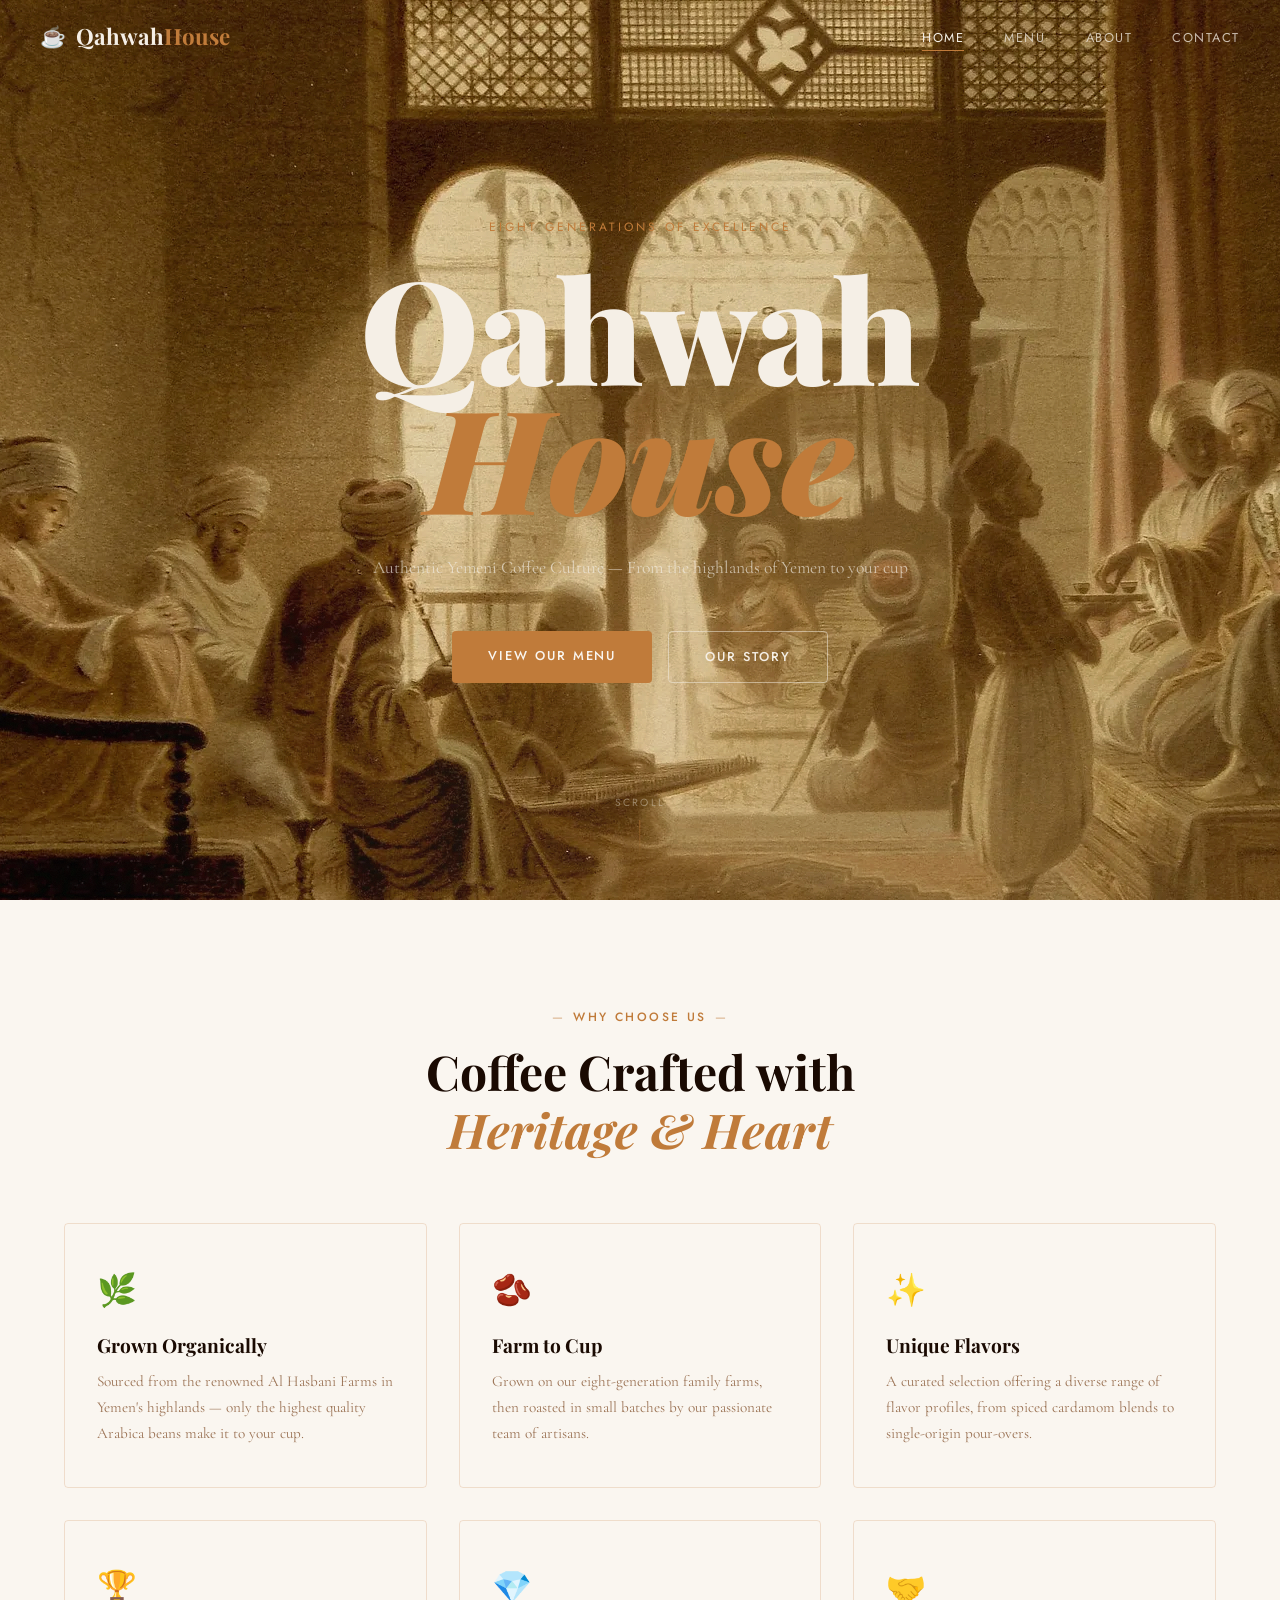
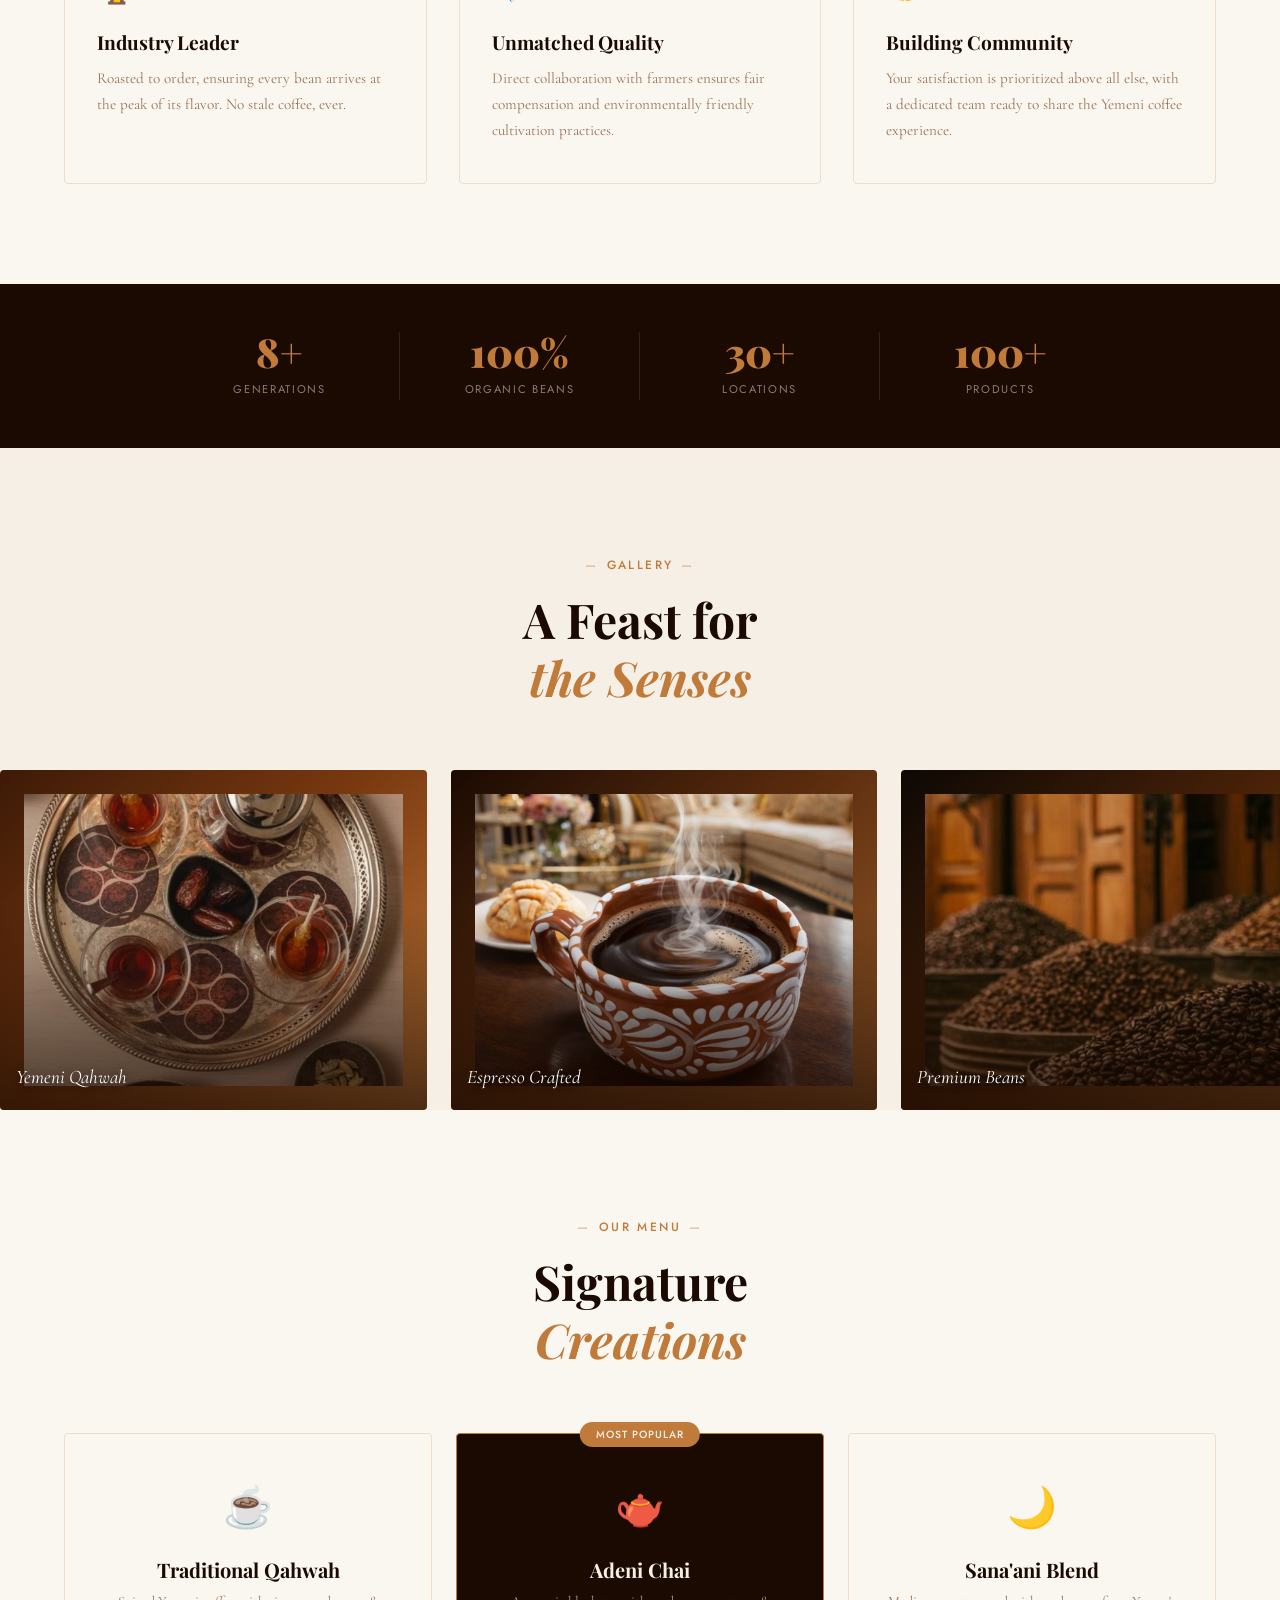
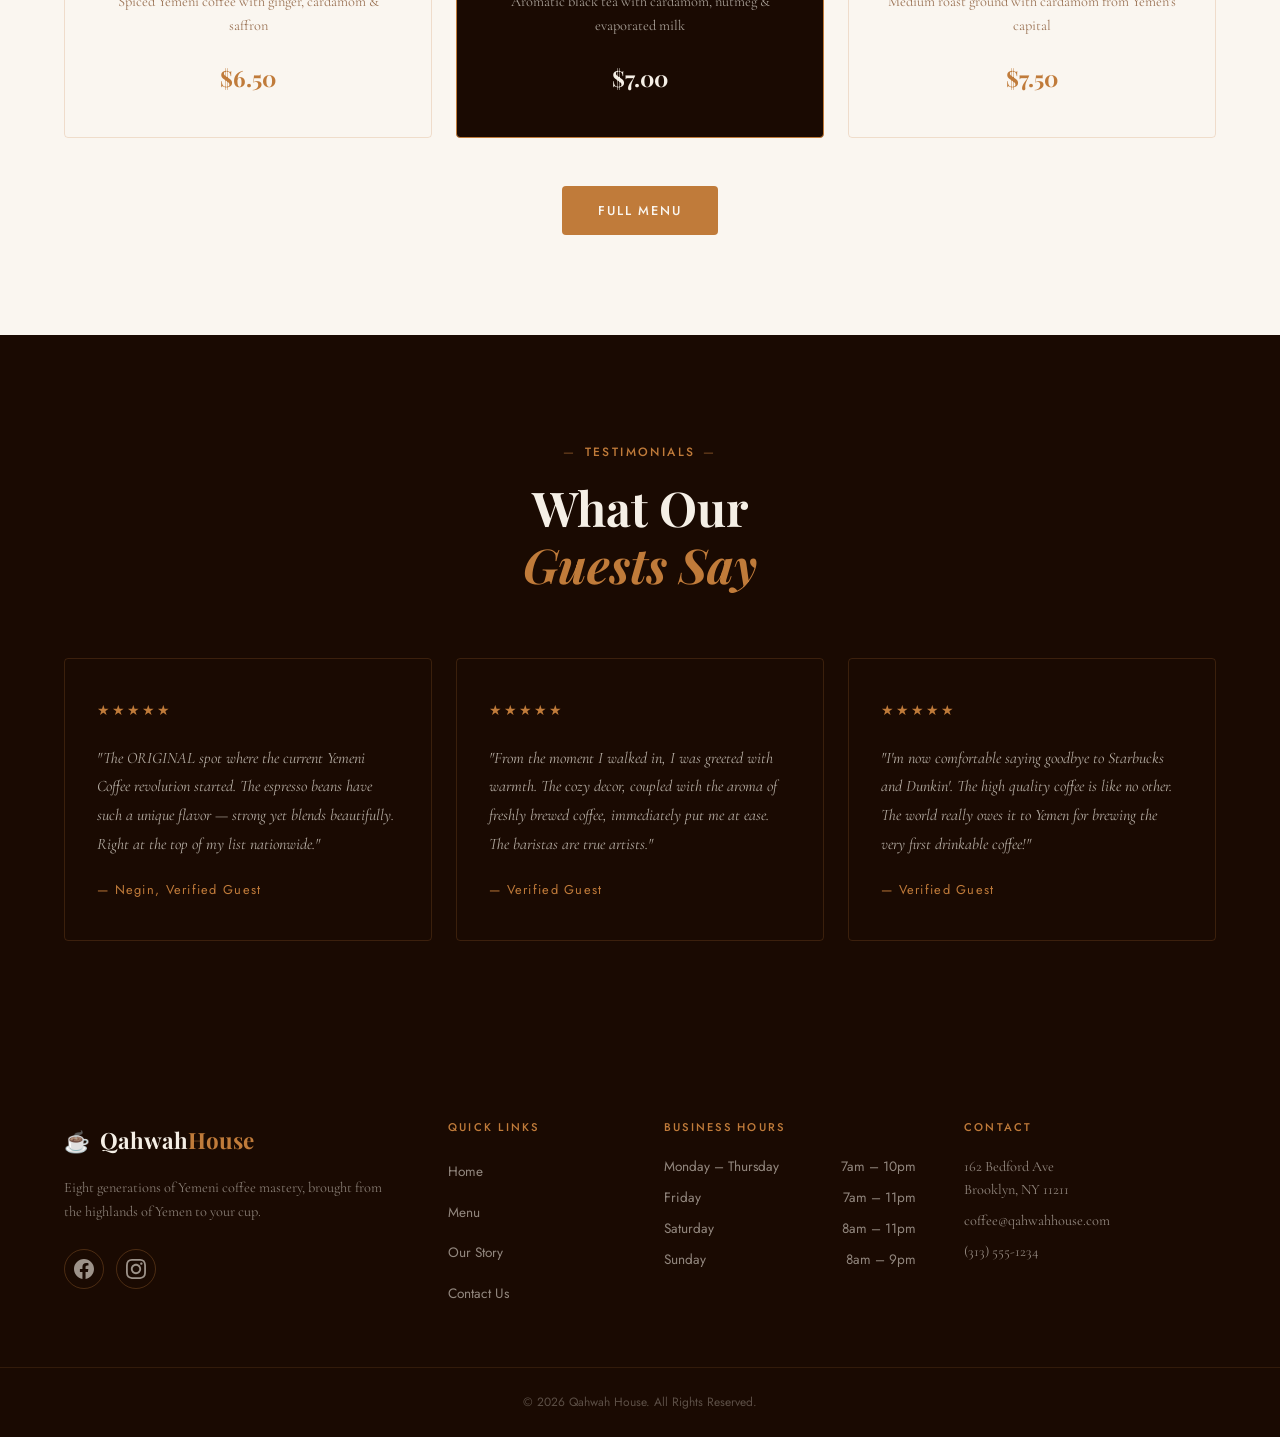
<file: index.html>
<!DOCTYPE html>
<html lang="en">
<head>
<meta charset="UTF-8" />
<meta name="viewport" content="width=device-width, initial-scale=1.0" />
<title>Qahwah House — Authentic Yemeni Coffee</title>
<link rel="preconnect" href="https://fonts.googleapis.com" />
<link rel="preconnect" href="https://fonts.gstatic.com" crossorigin />
<link href="https://fonts.googleapis.com/css2?family=Playfair+Display:ital,wght@0,400;0,700;0,900;1,400&family=Cormorant+Garamond:wght@300;400;500&family=Jost:wght@300;400;500&display=swap" rel="stylesheet" />
<link rel="stylesheet" href="style.css" />
<style>
.slide { flex-shrink: 0; width: 33.333%; }
.slide-img { position: relative; overflow: hidden; height: 340px; }
.slide-img img { width: 100%; height: 100%; object-fit: cover; display: block; }
.slide-caption { position: absolute; bottom: 16px; left: 16px; color: white; font-family: 'Cormorant Garamond', serif; font-size: 1.2rem; z-index: 2; text-shadow: 0 2px 8px rgba(0,0,0,0.6); }
</style>
</head>
<body>
<header class="site-header" id="site-header">
<input type="checkbox" id="nav-toggle" />
<nav class="navbar">
<a href="index.html" class="logo">
<span class="logo-icon">☕</span>
<span class="logo-text">Qahwah<span class="logo-accent">House</span></span>
</a>
<label class="hamburger" for="nav-toggle" aria-label="Toggle menu">
<span></span><span></span><span></span>
</label>
<ul class="nav-links">
<li><a href="index.html" class="active">Home</a></li>
<li><a href="menu.html">Menu</a></li>
<li><a href="about.html">About</a></li>
<li><a href="contact.html">Contact</a></li>
</ul>
</nav>
<label class="nav-overlay" for="nav-toggle"></label>
</header>
<section class="hero" id="hero">
<div class="hero-bg">
<div class="hero-overlay"></div>
<div class="hero-grain"></div>
</div>
<div class="hero-content">
<p class="hero-tagline">Eight Generations of Excellence</p>
<h1 class="hero-title">Qahwah<br /><em>House</em></h1>
<p class="hero-sub">Authentic Yemeni Coffee Culture — From the highlands of Yemen to your cup</p>
<div class="hero-buttons">
<a href="menu.html" class="btn btn-primary">View Our Menu</a>
<a href="about.html" class="btn btn-outline">Our Story</a>
</div>
</div>
<div class="hero-scroll">
<span>Scroll</span>
<div class="scroll-line"></div>
</div>
</section>
<section class="why-section section-padding">
<div class="container">
<div class="section-header">
<span class="section-label">Why Choose Us</span>
<h2 class="section-title">Coffee Crafted with<br /><em>Heritage & Heart</em></h2>
</div>
<div class="features-grid">
<div class="feature-card">
<div class="feature-icon">🌿</div>
<h3>Grown Organically</h3>
<p>Sourced from the renowned Al Hasbani Farms in Yemen's highlands — only the highest quality Arabica beans make it to your cup.</p>
</div>
<div class="feature-card">
<div class="feature-icon">🫘</div>
<h3>Farm to Cup</h3>
<p>Grown on our eight-generation family farms, then roasted in small batches by our passionate team of artisans.</p>
</div>
<div class="feature-card">
<div class="feature-icon">✨</div>
<h3>Unique Flavors</h3>
<p>A curated selection offering a diverse range of flavor profiles, from spiced cardamom blends to single-origin pour-overs.</p>
</div>
<div class="feature-card">
<div class="feature-icon">🏆</div>
<h3>Industry Leader</h3>
<p>Roasted to order, ensuring every bean arrives at the peak of its flavor. No stale coffee, ever.</p>
</div>
<div class="feature-card">
<div class="feature-icon">💎</div>
<h3>Unmatched Quality</h3>
<p>Direct collaboration with farmers ensures fair compensation and environmentally friendly cultivation practices.</p>
</div>
<div class="feature-card">
<div class="feature-icon">🤝</div>
<h3>Building Community</h3>
<p>Your satisfaction is prioritized above all else, with a dedicated team ready to share the Yemeni coffee experience.</p>
</div>
</div>
</div>
</section>
<div class="stats-bar">
<div class="stat"><span class="stat-num">8+</span><span class="stat-label">Generations</span></div>
<div class="stat"><span class="stat-num">100%</span><span class="stat-label">Organic Beans</span></div>
<div class="stat"><span class="stat-num">30+</span><span class="stat-label">Locations</span></div>
<div class="stat"><span class="stat-num">100+</span><span class="stat-label">Products</span></div>
</div>
<section class="gallery-section section-padding" id="gallery">
<div class="container">
<div class="section-header">
<span class="section-label">Gallery</span>
<h2 class="section-title">A Feast for<br /><em>the Senses</em></h2>
</div>
</div>
<div class="slider-wrapper">
<div class="slider" id="gallery-slider">
<div class="slide">
<div class="slide-img" style="background: linear-gradient(135deg, #3d1a07 0%, #7b3a10 50%, #c07b3a 100%);">
<img src="img44.jpg" alt="Yemeni Qahwah" />
<div class="slide-caption">Yemeni Qahwah</div>
</div>
</div>
<div class="slide">
<div class="slide-img" style="background: linear-gradient(135deg, #1a0a02 0%, #5c2d0e 50%, #9b5e2a 100%);">
<img src="img6.jpg" alt="Espresso Crafted" />
<div class="slide-caption">Espresso Crafted</div>
</div>
</div>
<div class="slide">
<div class="slide-img" style="background: linear-gradient(135deg, #0d0804 0%, #4a2208 50%, #8b5523 100%);">
<img src="img22.jpg" alt="Premium Beans" />
<div class="slide-caption">Premium Beans</div>
</div>
</div>
<div class="slide">
<div class="slide-img" style="background: linear-gradient(135deg, #1e0e03 0%, #6b3311 50%, #b8722e 100%);">
<img src="img5.jpg" alt="Cozy Interior" />
<div class="slide-caption">Cozy Interior</div>
</div>
</div>
<div class="slide">
<div class="slide-img" style="background: linear-gradient(135deg, #3a1c08 0%, #9b4e1a 50%, #e8a060 100%);">
<img src="img6.jpg" alt="Latte Art" />
<div class="slide-caption">Latte Art</div>
</div>
</div>
</div>
</div>
</section>
<section class="menu-preview section-padding">
<div class="container">
<div class="section-header">
<span class="section-label">Our Menu</span>
<h2 class="section-title">Signature<br /><em>Creations</em></h2>
</div>
<div class="menu-preview-grid">
<div class="menu-preview-card">
<div class="menu-preview-emoji">☕</div>
<h3>Traditional Qahwah</h3>
<p>Spiced Yemeni coffee with ginger, cardamom & saffron</p>
<span class="price">$6.50</span>
</div>
<div class="menu-preview-card featured">
<div class="badge">Most Popular</div>
<div class="menu-preview-emoji">🫖</div>
<h3>Adeni Chai</h3>
<p>Aromatic black tea with cardamom, nutmeg & evaporated milk</p>
<span class="price">$7.00</span>
</div>
<div class="menu-preview-card">
<div class="menu-preview-emoji">🌙</div>
<h3>Sana'ani Blend</h3>
<p>Medium roast ground with cardamom from Yemen's capital</p>
<span class="price">$7.50</span>
</div>
</div>
<div class="center-btn">
<a href="menu.html" class="btn btn-primary">Full Menu</a>
</div>
</div>
</section>
<section class="testimonials section-padding">
<div class="container">
<div class="section-header">
<span class="section-label">Testimonials</span>
<h2 class="section-title">What Our<br /><em>Guests Say</em></h2>
</div>
<div class="testimonials-grid">
<div class="testimonial-card">
<div class="stars">★★★★★</div>
<p>"The ORIGINAL spot where the current Yemeni Coffee revolution started. The espresso beans have such a unique flavor — strong yet blends beautifully. Right at the top of my list nationwide."</p>
<div class="testimonial-author">— Negin, Verified Guest</div>
</div>
<div class="testimonial-card">
<div class="stars">★★★★★</div>
<p>"From the moment I walked in, I was greeted with warmth. The cozy decor, coupled with the aroma of freshly brewed coffee, immediately put me at ease. The baristas are true artists."</p>
<div class="testimonial-author">— Verified Guest</div>
</div>
<div class="testimonial-card">
<div class="stars">★★★★★</div>
<p>"I'm now comfortable saying goodbye to Starbucks and Dunkin'. The high quality coffee is like no other. The world really owes it to Yemen for brewing the very first drinkable coffee!"</p>
<div class="testimonial-author">— Verified Guest</div>
</div>
</div>
</div>
</section>
<footer class="site-footer">
<div class="footer-top">
<div class="container footer-grid">
<div class="footer-brand">
<a href="index.html" class="logo">
<span class="logo-icon">☕</span>
<span class="logo-text">Qahwah<span class="logo-accent">House</span></span>
</a>
<p>Eight generations of Yemeni coffee mastery, brought from the highlands of Yemen to your cup.</p>
<div class="social-links">
<a href="https://www.facebook.com/QahwahHouseWilliamsburg/" aria-label="Facebook" class="social-link">
<svg width="20" height="20" fill="currentColor" viewBox="0 0 24 24"><path d="M24 12.073c0-6.627-5.373-12-12-12s-12 5.373-12 12c0 5.99 4.388 10.954 10.125 11.854v-8.385H7.078v-3.47h3.047V9.43c0-3.007 1.792-4.669 4.533-4.669 1.312 0 2.686.235 2.686.235v2.953H15.83c-1.491 0-1.956.925-1.956 1.874v2.25h3.328l-.532 3.47h-2.796v8.385C19.612 23.027 24 18.062 24 12.073z"/></svg>
</a>
<a href="https://www.instagram.com/qahwah_house/?hl=en" aria-label="Instagram" class="social-link">
<svg width="20" height="20" fill="currentColor" viewBox="0 0 24 24"><path d="M12 2.163c3.204 0 3.584.012 4.85.07 3.252.148 4.771 1.691 4.919 4.919.058 1.265.069 1.645.069 4.849 0 3.205-.012 3.584-.069 4.849-.149 3.225-1.664 4.771-4.919 4.919-1.266.058-1.644.07-4.85.07-3.204 0-3.584-.012-4.849-.07-3.26-.149-4.771-1.699-4.919-4.92-.058-1.265-.07-1.644-.07-4.849 0-3.204.013-3.583.07-4.849.149-3.227 1.664-4.771 4.919-4.919 1.266-.057 1.645-.069 4.849-.069zm0-2.163c-3.259 0-3.667.014-4.947.072-4.358.2-6.78 2.618-6.98 6.98-.059 1.281-.073 1.689-.073 4.948 0 3.259.014 3.668.072 4.948.2 4.358 2.618 6.78 6.98 6.98 1.281.058 1.689.072 4.948.072 3.259 0 3.668-.014 4.948-.072 4.354-.2 6.782-2.618 6.979-6.98.059-1.28.073-1.689.073-4.948 0-3.259-.014-3.667-.072-4.947-.196-4.354-2.617-6.78-6.979-6.98-1.281-.059-1.69-.073-4.949-.073zm0 5.838c-3.403 0-6.162 2.759-6.162 6.162s2.759 6.163 6.162 6.163 6.162-2.759 6.162-6.163c0-3.403-2.759-6.162-6.162-6.162zm0 10.162c-2.209 0-4-1.79-4-4 0-2.209 1.791-4 4-4s4 1.791 4 4c0 2.21-1.791 4-4 4zm6.406-11.845c-.796 0-1.441.645-1.441 1.44s.645 1.44 1.441 1.44c.795 0 1.439-.645 1.439-1.44s-.644-1.44-1.439-1.44z"/></svg>
</a>
</div>
</div>
<div class="footer-nav">
<h4>Quick Links</h4>
<ul>
<li><a href="index.html">Home</a></li>
<li><a href="menu.html">Menu</a></li>
<li><a href="about.html">Our Story</a></li>
<li><a href="contact.html">Contact Us</a></li>
</ul>
</div>
<div class="footer-hours">
<h4>Business Hours</h4>
<ul class="hours-list">
<li><span>Monday – Thursday</span><span>7am – 10pm</span></li>
<li><span>Friday</span><span>7am – 11pm</span></li>
<li><span>Saturday</span><span>8am – 11pm</span></li>
<li><span>Sunday</span><span>8am – 9pm</span></li>
</ul>
</div>
<div class="footer-contact">
<h4>Contact</h4>
<p>162 Bedford Ave<br />Brooklyn, NY 11211</p>
<p><a href="mailto:coffee@qahwahhouse.com">coffee@qahwahhouse.com</a></p>
<p><a href="tel:+13135551234">(313) 555-1234</a></p>
</div>
</div>
</div>
<div class="footer-bottom">
<div class="container">
<p>© 2026 Qahwah House. All Rights Reserved.</p>
</div>
</div>
</footer>
</body>
</html>
</file>
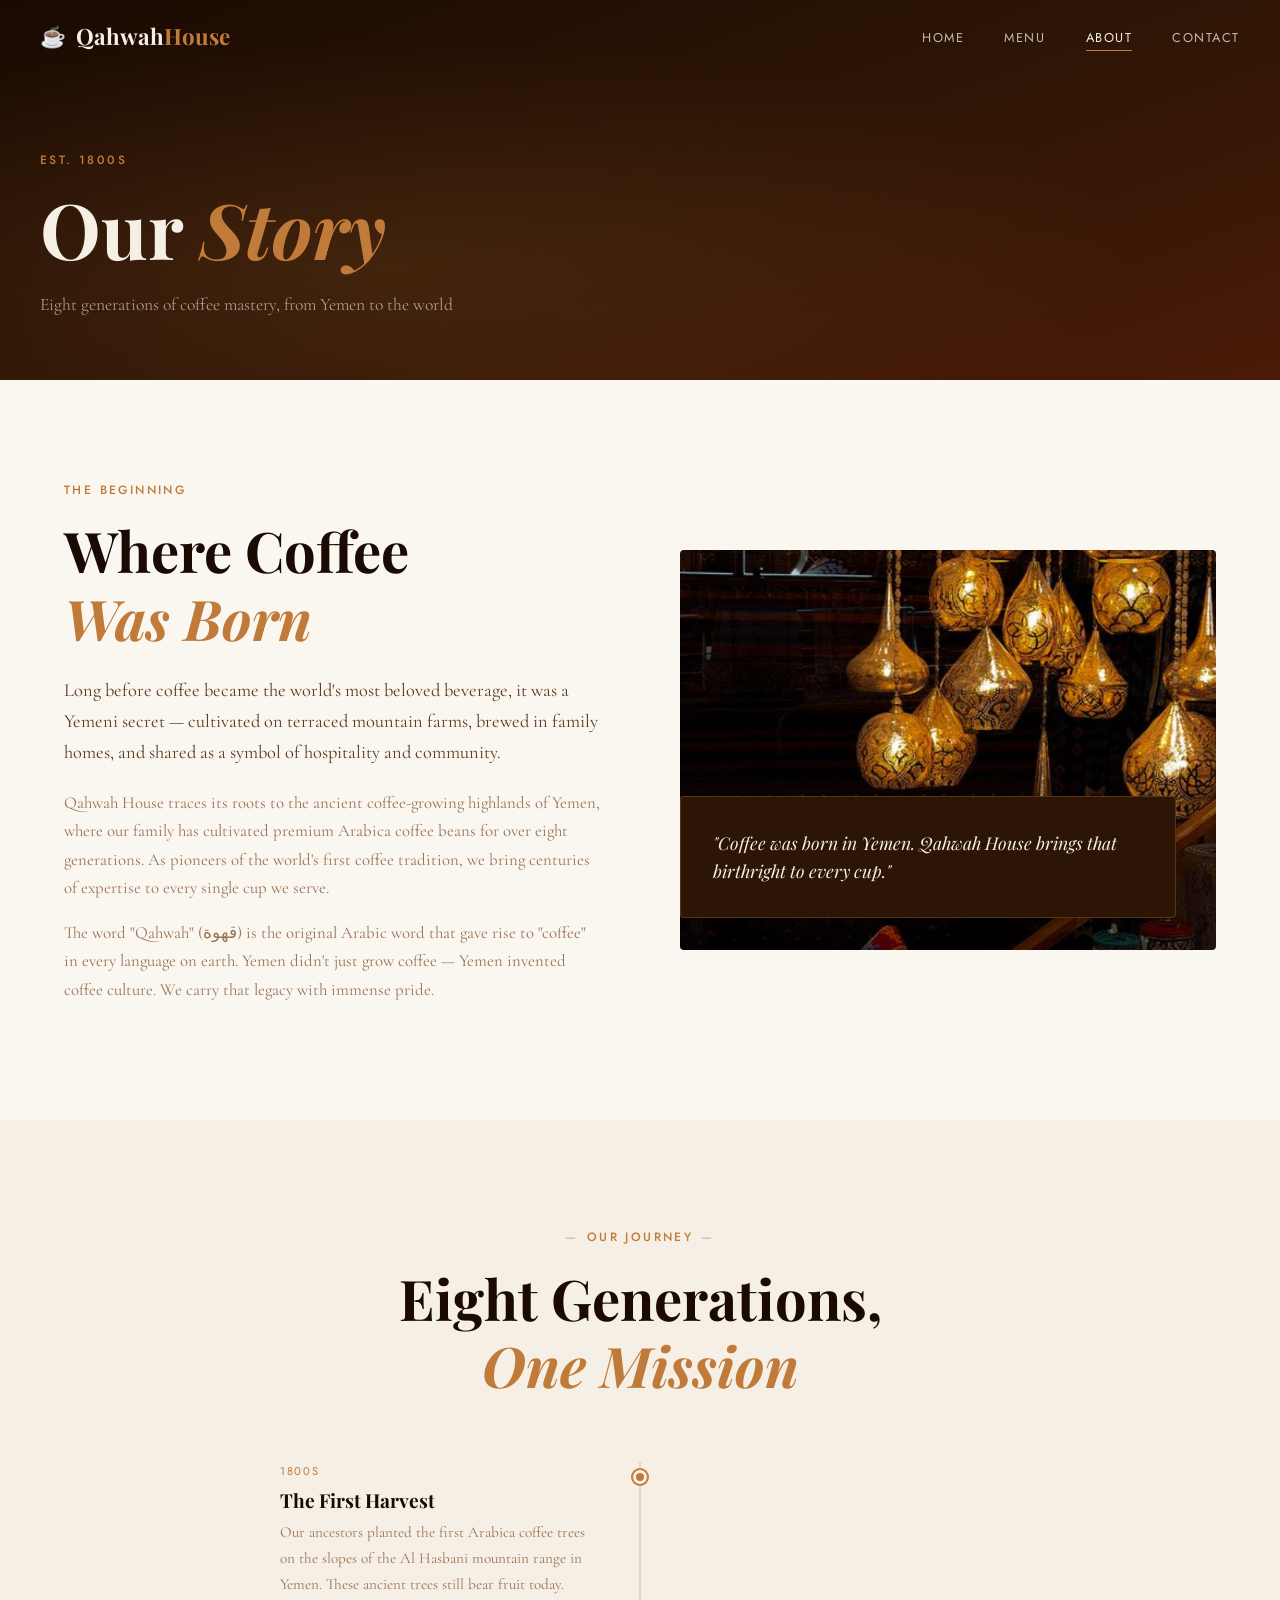
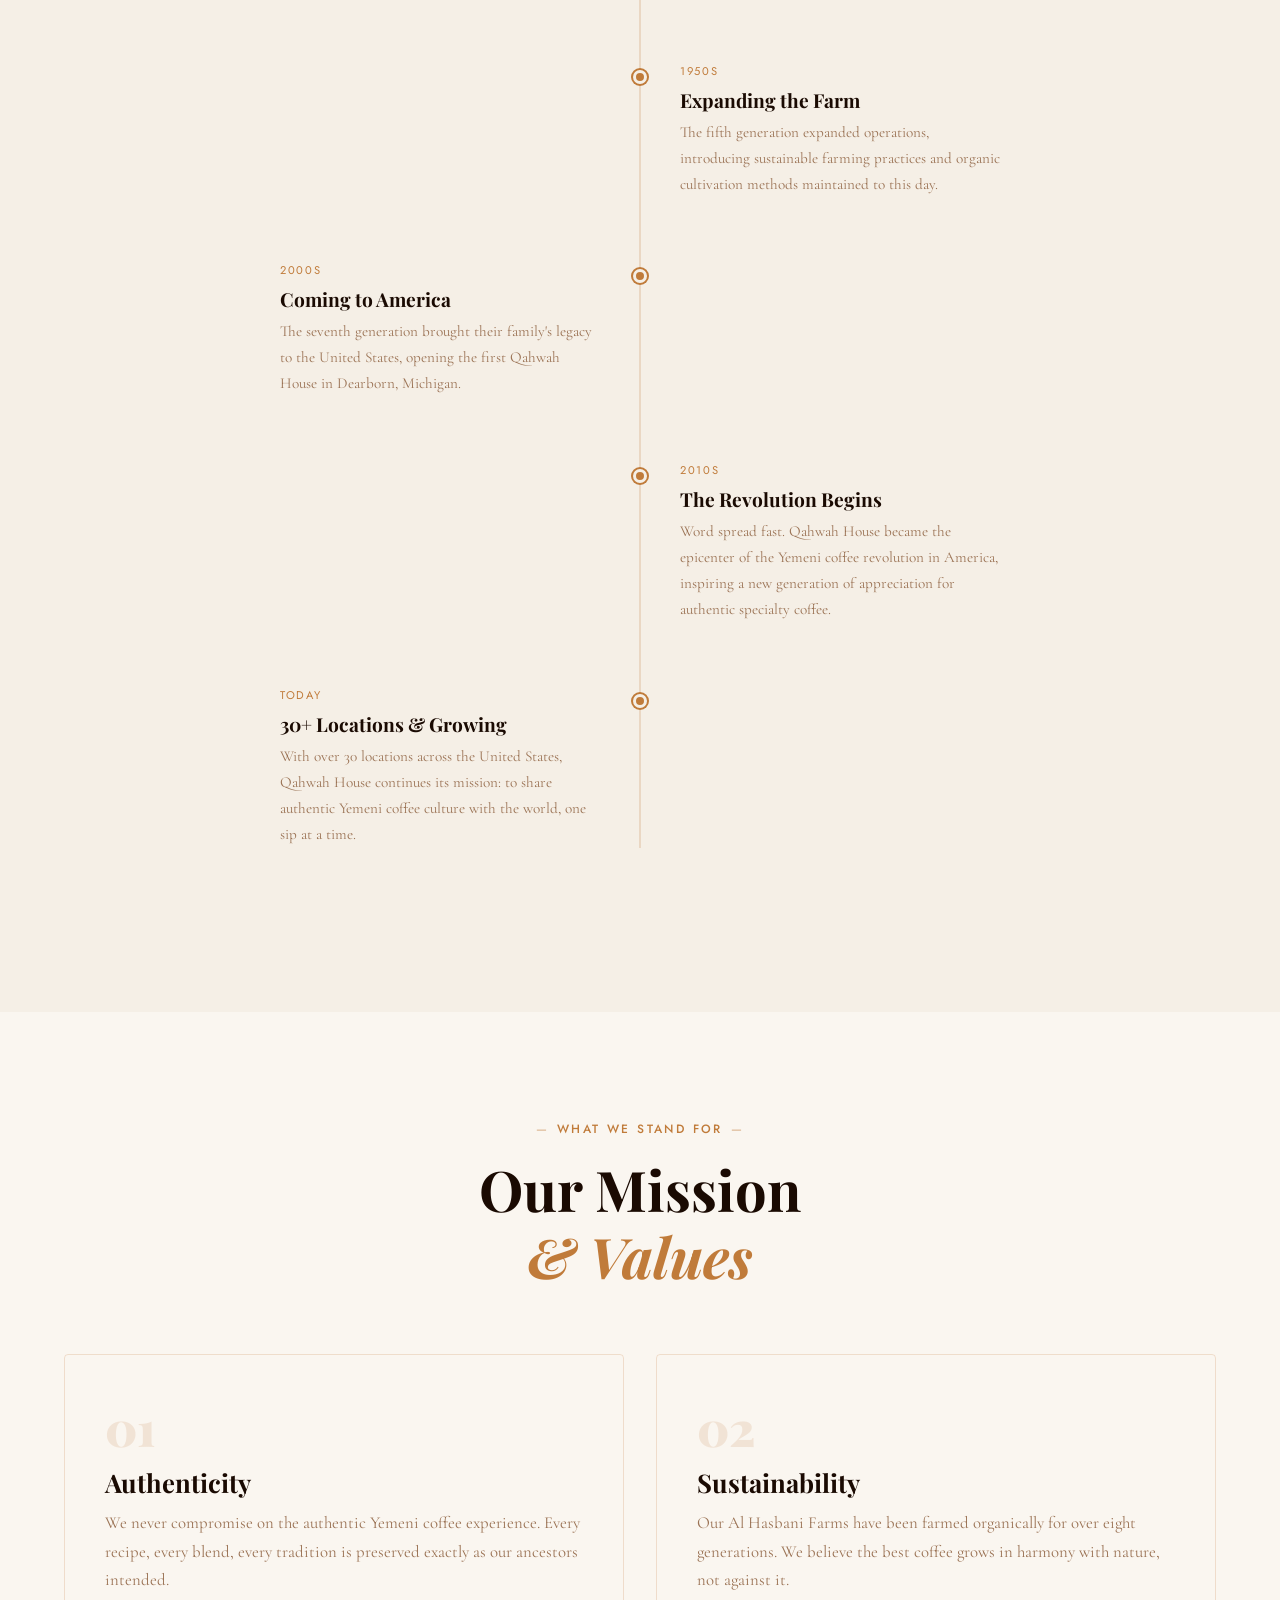
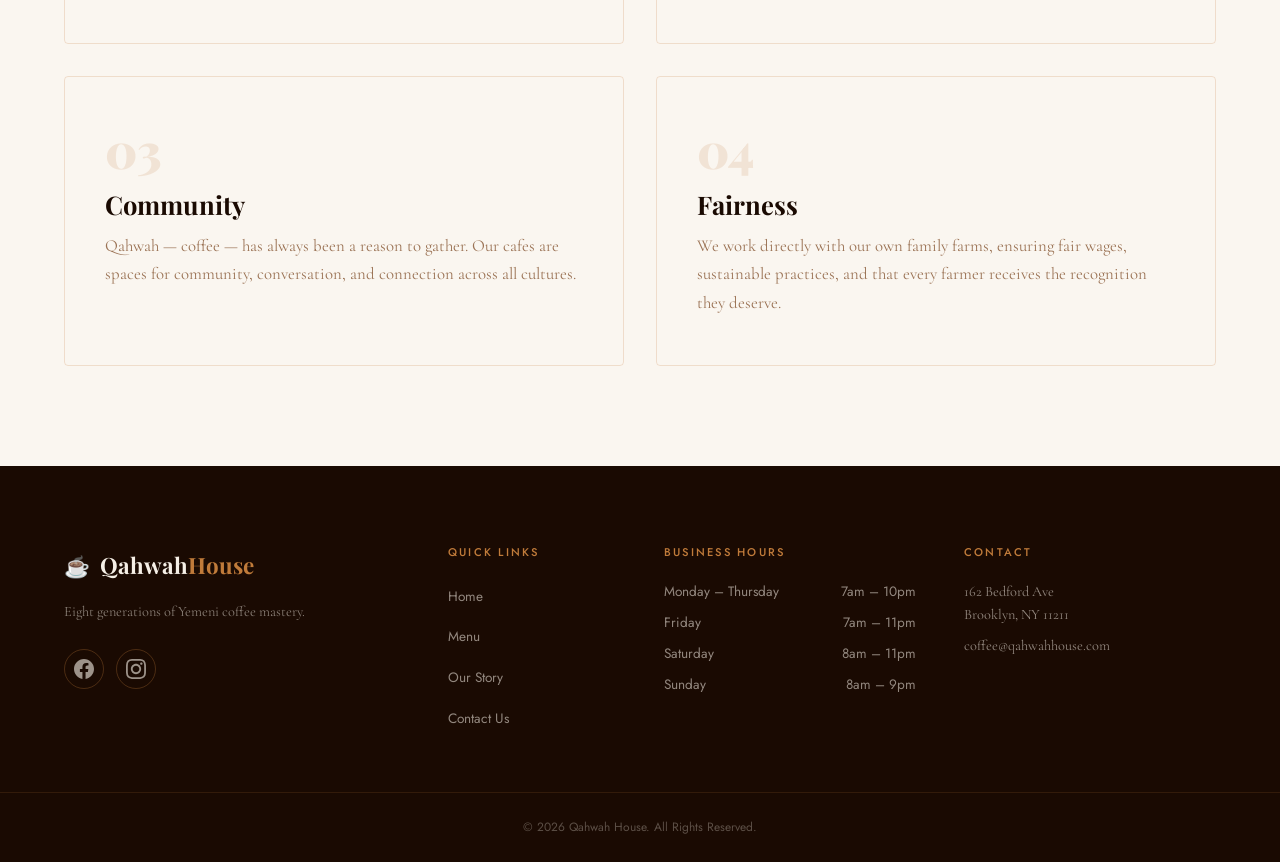
<file: about.html>
<!DOCTYPE html>
<html lang="en">
<head>
  <meta charset="UTF-8" />
  <meta name="viewport" content="width=device-width, initial-scale=1.0" />
  <title>Our Story — Qahwah House</title>
  <link rel="preconnect" href="https://fonts.googleapis.com" />
  <link rel="preconnect" href="https://fonts.gstatic.com" crossorigin />
  <link href="https://fonts.googleapis.com/css2?family=Playfair+Display:ital,wght@0,400;0,700;0,900;1,400&family=Cormorant+Garamond:wght@300;400;500&family=Jost:wght@300;400;500&display=swap" rel="stylesheet" />
  <link rel="stylesheet" href="style.css" />
  <style>
    .about-intro-img {
      width: 100%;
      height: 100%;
      object-fit: cover;
      border-radius: 4px;
      display: block;
      min-height: 380px;
    }
  </style>
</head>
<body>

  <header class="site-header">
    <input type="checkbox" id="nav-toggle" />
    <nav class="navbar">
      <a href="index.html" class="logo">
        <span class="logo-icon">☕</span>
        <span class="logo-text">Qahwah<span class="logo-accent">House</span></span>
      </a>
      <label class="hamburger" for="nav-toggle" aria-label="Toggle menu">
        <span></span><span></span><span></span>
      </label>
      <ul class="nav-links">
        <li><a href="index.html">Home</a></li>
        <li><a href="menu.html">Menu</a></li>
        <li><a href="about.html" class="active">About</a></li>
        <li><a href="contact.html">Contact</a></li>
      </ul>
    </nav>
    <label class="nav-overlay" for="nav-toggle"></label>
  </header>

  <section class="page-hero">
    <div class="page-hero-content">
      <span class="section-label">Est. 1800s</span>
      <h1>Our <em>Story</em></h1>
      <p>Eight generations of coffee mastery, from Yemen to the world</p>
    </div>
  </section>

  <section class="about-section section-padding">
    <div class="container">
      <div class="about-intro">
        <div class="about-intro-text">
          <span class="section-label">The Beginning</span>
          <h2>Where Coffee<br /><em>Was Born</em></h2>
          <p class="lead-text">Long before coffee became the world's most beloved beverage, it was a Yemeni secret — cultivated on terraced mountain farms, brewed in family homes, and shared as a symbol of hospitality and community.</p>
          <p>Qahwah House traces its roots to the ancient coffee-growing highlands of Yemen, where our family has cultivated premium Arabica coffee beans for over eight generations. As pioneers of the world's first coffee tradition, we bring centuries of expertise to every single cup we serve.</p>
          <p>The word "Qahwah" (قهوة) is the original Arabic word that gave rise to "coffee" in every language on earth. Yemen didn't just grow coffee — Yemen invented coffee culture. We carry that legacy with immense pride.</p>
        </div>
        <div class="about-intro-visual">
          <div class="about-visual-block">
            <img src="img33.jpg" alt="Qahwah House ambiance" class="about-intro-img" />
            <div class="about-quote-card">
              <blockquote>"Coffee was born in Yemen. Qahwah House brings that birthright to every cup."</blockquote>
            </div>
          </div>
        </div>
      </div>
    </div>
  </section>

  <section class="timeline-section section-padding">
    <div class="container">
      <div class="section-header">
        <span class="section-label">Our Journey</span>
        <h2>Eight Generations,<br /><em>One Mission</em></h2>
      </div>
      <div class="timeline">
        <div class="timeline-item left">
          <div class="timeline-dot"></div>
          <div class="timeline-content">
            <span class="timeline-year">1800s</span>
            <h3>The First Harvest</h3>
            <p>Our ancestors planted the first Arabica coffee trees on the slopes of the Al Hasbani mountain range in Yemen. These ancient trees still bear fruit today.</p>
          </div>
        </div>
        <div class="timeline-item right">
          <div class="timeline-dot"></div>
          <div class="timeline-content">
            <span class="timeline-year">1950s</span>
            <h3>Expanding the Farm</h3>
            <p>The fifth generation expanded operations, introducing sustainable farming practices and organic cultivation methods maintained to this day.</p>
          </div>
        </div>
        <div class="timeline-item left">
          <div class="timeline-dot"></div>
          <div class="timeline-content">
            <span class="timeline-year">2000s</span>
            <h3>Coming to America</h3>
            <p>The seventh generation brought their family's legacy to the United States, opening the first Qahwah House in Dearborn, Michigan.</p>
          </div>
        </div>
        <div class="timeline-item right">
          <div class="timeline-dot"></div>
          <div class="timeline-content">
            <span class="timeline-year">2010s</span>
            <h3>The Revolution Begins</h3>
            <p>Word spread fast. Qahwah House became the epicenter of the Yemeni coffee revolution in America, inspiring a new generation of appreciation for authentic specialty coffee.</p>
          </div>
        </div>
        <div class="timeline-item left">
          <div class="timeline-dot"></div>
          <div class="timeline-content">
            <span class="timeline-year">Today</span>
            <h3>30+ Locations & Growing</h3>
            <p>With over 30 locations across the United States, Qahwah House continues its mission: to share authentic Yemeni coffee culture with the world, one sip at a time.</p>
          </div>
        </div>
      </div>
    </div>
  </section>

  <section class="values-section section-padding">
    <div class="container">
      <div class="section-header">
        <span class="section-label">What We Stand For</span>
        <h2>Our Mission<br /><em>& Values</em></h2>
      </div>
      <div class="values-grid">
        <div class="value-card">
          <div class="value-num">01</div>
          <h3>Authenticity</h3>
          <p>We never compromise on the authentic Yemeni coffee experience. Every recipe, every blend, every tradition is preserved exactly as our ancestors intended.</p>
        </div>
        <div class="value-card">
          <div class="value-num">02</div>
          <h3>Sustainability</h3>
          <p>Our Al Hasbani Farms have been farmed organically for over eight generations. We believe the best coffee grows in harmony with nature, not against it.</p>
        </div>
        <div class="value-card">
          <div class="value-num">03</div>
          <h3>Community</h3>
          <p>Qahwah — coffee — has always been a reason to gather. Our cafes are spaces for community, conversation, and connection across all cultures.</p>
        </div>
        <div class="value-card">
          <div class="value-num">04</div>
          <h3>Fairness</h3>
          <p>We work directly with our own family farms, ensuring fair wages, sustainable practices, and that every farmer receives the recognition they deserve.</p>
        </div>
      </div>
    </div>
  </section>

  <footer class="site-footer">
    <div class="footer-top">
      <div class="container footer-grid">
        <div class="footer-brand">
          <a href="index.html" class="logo">
            <span class="logo-icon">☕</span>
            <span class="logo-text">Qahwah<span class="logo-accent">House</span></span>
          </a>
          <p>Eight generations of Yemeni coffee mastery.</p>
          <div class="social-links">
            <a href="https://www.facebook.com/QahwahHouseWilliamsburg/" class="social-link" aria-label="Facebook">
              <svg width="20" height="20" fill="currentColor" viewBox="0 0 24 24"><path d="M24 12.073c0-6.627-5.373-12-12-12s-12 5.373-12 12c0 5.99 4.388 10.954 10.125 11.854v-8.385H7.078v-3.47h3.047V9.43c0-3.007 1.792-4.669 4.533-4.669 1.312 0 2.686.235 2.686.235v2.953H15.83c-1.491 0-1.956.925-1.956 1.874v2.25h3.328l-.532 3.47h-2.796v8.385C19.612 23.027 24 18.062 24 12.073z"/></svg>
            </a>
            <a href="https://www.instagram.com/qahwah_house/?hl=en" class="social-link" aria-label="Instagram">
              <svg width="20" height="20" fill="currentColor" viewBox="0 0 24 24"><path d="M12 2.163c3.204 0 3.584.012 4.85.07 3.252.148 4.771 1.691 4.919 4.919.058 1.265.069 1.645.069 4.849 0 3.205-.012 3.584-.069 4.849-.149 3.225-1.664 4.771-4.919 4.919-1.266.058-1.644.07-4.85.07-3.204 0-3.584-.012-4.849-.07-3.26-.149-4.771-1.699-4.919-4.92-.058-1.265-.07-1.644-.07-4.849 0-3.204.013-3.583.07-4.849.149-3.227 1.664-4.771 4.919-4.919 1.266-.057 1.645-.069 4.849-.069zm0-2.163c-3.259 0-3.667.014-4.947.072-4.358.2-6.78 2.618-6.98 6.98-.059 1.281-.073 1.689-.073 4.948 0 3.259.014 3.668.072 4.948.2 4.358 2.618 6.78 6.98 6.98 1.281.058 1.689.072 4.948.072 3.259 0 3.668-.014 4.948-.072 4.354-.2 6.782-2.618 6.979-6.98.059-1.28.073-1.689.073-4.948 0-3.259-.014-3.667-.072-4.947-.196-4.354-2.617-6.78-6.979-6.98-1.281-.059-1.69-.073-4.949-.073zm0 5.838c-3.403 0-6.162 2.759-6.162 6.162s2.759 6.163 6.162 6.163 6.162-2.759 6.162-6.163c0-3.403-2.759-6.162-6.162-6.162zm0 10.162c-2.209 0-4-1.79-4-4 0-2.209 1.791-4 4-4s4 1.791 4 4c0 2.21-1.791 4-4 4zm6.406-11.845c-.796 0-1.441.645-1.441 1.44s.645 1.44 1.441 1.44c.795 0 1.439-.645 1.439-1.44s-.644-1.44-1.439-1.44z"/></svg>
            </a>
          </div>
        </div>
        <div class="footer-nav">
          <h4>Quick Links</h4>
          <ul>
            <li><a href="index.html">Home</a></li>
            <li><a href="menu.html">Menu</a></li>
            <li><a href="about.html">Our Story</a></li>
            <li><a href="contact.html">Contact Us</a></li>
          </ul>
        </div>
        <div class="footer-hours">
          <h4>Business Hours</h4>
          <ul class="hours-list">
            <li><span>Monday – Thursday</span><span>7am – 10pm</span></li>
            <li><span>Friday</span><span>7am – 11pm</span></li>
            <li><span>Saturday</span><span>8am – 11pm</span></li>
            <li><span>Sunday</span><span>8am – 9pm</span></li>
          </ul>
        </div>
        <div class="footer-contact">
          <h4>Contact</h4>
          <p>162 Bedford Ave<br />Brooklyn, NY 11211</p>
          <p><a href="mailto:coffee@qahwahhouse.com">coffee@qahwahhouse.com</a></p>
        </div>
      </div>
    </div>
    <div class="footer-bottom">
      <div class="container">
        <p>© 2026 Qahwah House. All Rights Reserved.</p>
      </div>
    </div>
  </footer>

</body>
</html>
</file>
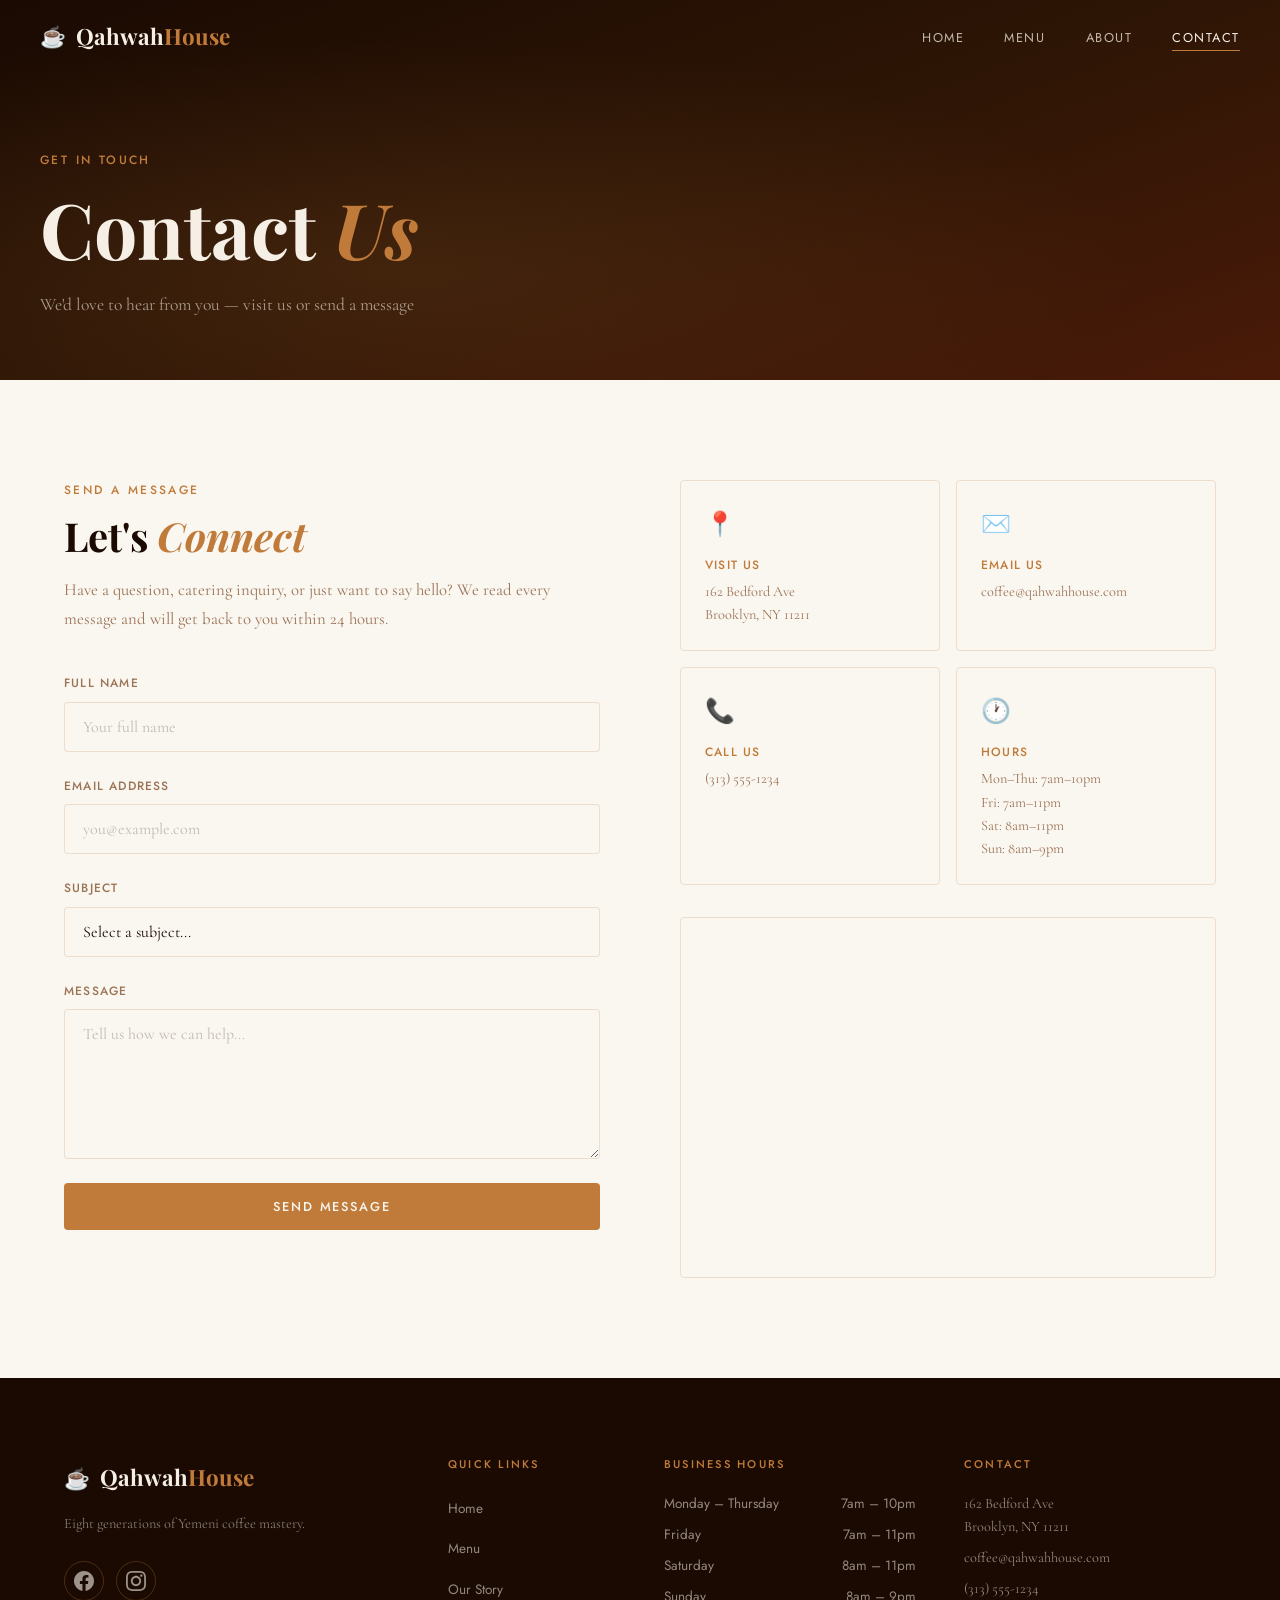
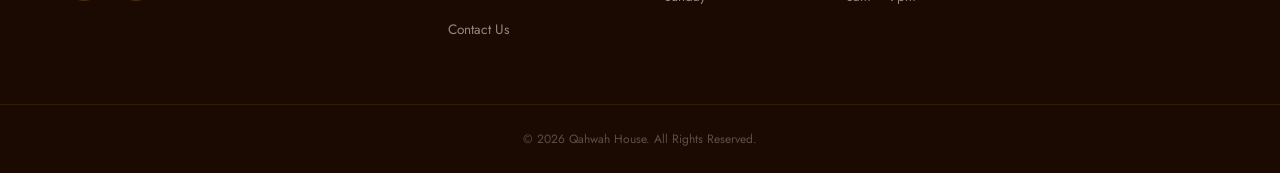
<file: contact.html>
<!DOCTYPE html>
<html lang="en">
<head>
  <meta charset="UTF-8" />
  <meta name="viewport" content="width=device-width, initial-scale=1.0" />
  <title>Contact — Qahwah House</title>
  <link rel="preconnect" href="https://fonts.googleapis.com" />
  <link rel="preconnect" href="https://fonts.gstatic.com" crossorigin />
  <link href="https://fonts.googleapis.com/css2?family=Playfair+Display:ital,wght@0,400;0,700;0,900;1,400&family=Cormorant+Garamond:wght@300;400;500&family=Jost:wght@300;400;500&display=swap" rel="stylesheet" />
  <link rel="stylesheet" href="style.css" />
</head>
<body>

  <header class="site-header">
    <input type="checkbox" id="nav-toggle" />
    <nav class="navbar">
      <a href="index.html" class="logo">
        <span class="logo-icon">☕</span>
        <span class="logo-text">Qahwah<span class="logo-accent">House</span></span>
      </a>
      <label class="hamburger" for="nav-toggle" aria-label="Toggle menu">
        <span></span><span></span><span></span>
      </label>
      <ul class="nav-links">
        <li><a href="index.html">Home</a></li>
        <li><a href="menu.html">Menu</a></li>
        <li><a href="about.html">About</a></li>
        <li><a href="contact.html" class="active">Contact</a></li>
      </ul>
    </nav>
    <label class="nav-overlay" for="nav-toggle"></label>
  </header>

  <section class="page-hero">
    <div class="page-hero-content">
      <span class="section-label">Get in Touch</span>
      <h1>Contact <em>Us</em></h1>
      <p>We'd love to hear from you — visit us or send a message</p>
    </div>
  </section>

  <section class="contact-section section-padding">
    <div class="container">
      <div class="contact-grid">

        <div class="contact-form-wrapper">
          <span class="section-label">Send a Message</span>
          <h2>Let's <em>Connect</em></h2>
          <p>Have a question, catering inquiry, or just want to say hello? We read every message and will get back to you within 24 hours.</p>

          <form class="contact-form" action="#" method="post">
            <div class="form-group">
              <label for="name">Full Name</label>
              <input type="text" id="name" name="name" placeholder="Your full name" required />
            </div>
            <div class="form-group">
              <label for="email">Email Address</label>
              <input type="email" id="email" name="email" placeholder="you@example.com" required />
            </div>
            <div class="form-group">
              <label for="subject">Subject</label>
              <select id="subject" name="subject">
                <option value="">Select a subject...</option>
                <option value="general">General Inquiry</option>
                <option value="catering">Catering & Events</option>
                <option value="franchise">Franchise Info</option>
                <option value="feedback">Feedback</option>
                <option value="other">Other</option>
              </select>
            </div>
            <div class="form-group">
              <label for="message">Message</label>
              <textarea id="message" name="message" rows="6" placeholder="Tell us how we can help..." required></textarea>
            </div>
            <button type="submit" class="btn btn-primary btn-full">Send Message</button>
          </form>
        </div>

        <div class="contact-info-wrapper">
          <div class="contact-info-cards">
            <div class="info-card">
              <div class="info-icon">📍</div>
              <h4>Visit Us</h4>
              <p>162 Bedford Ave<br />Brooklyn, NY 11211</p>
            </div>
            <div class="info-card">
              <div class="info-icon">✉️</div>
              <h4>Email Us</h4>
              <p><a href="mailto:coffee@qahwahhouse.com">coffee@qahwahhouse.com</a></p>
            </div>
            <div class="info-card">
              <div class="info-icon">📞</div>
              <h4>Call Us</h4>
              <p><a href="tel:+13135551234">(313) 555-1234</a></p>
            </div>
            <div class="info-card">
              <div class="info-icon">🕐</div>
              <h4>Hours</h4>
              <p>Mon–Thu: 7am–10pm<br />Fri: 7am–11pm<br />Sat: 8am–11pm<br />Sun: 8am–9pm</p>
            </div>
          </div>

          <div class="map-container">
            <iframe
              title="Qahwah House Location"
              src="https://www.google.com/maps/embed?pb=!1m18!1m12!1m3!1d3025.1!2d-73.9573!3d40.7182!2m3!1f0!2f0!3f0!3m2!1i1024!2i768!4f13.1!3m3!1m2!1s0x89c25986a73a7f07%3A0x5cc0f8e5b1e4a1b0!2s162%20Bedford%20Ave%2C%20Brooklyn%2C%20NY%2011211!5e0!3m2!1sen!2sus!4v1709850000000!5m2!1sen!2sus"
              width="100%"
              height="350"
              style="border:0; border-radius: 8px;"
              allowfullscreen=""
              loading="lazy"
              referrerpolicy="no-referrer-when-downgrade">
            </iframe>
          </div>
        </div>

      </div>
    </div>
  </section>

  <footer class="site-footer">
    <div class="footer-top">
      <div class="container footer-grid">
        <div class="footer-brand">
          <a href="index.html" class="logo">
            <span class="logo-icon">☕</span>
            <span class="logo-text">Qahwah<span class="logo-accent">House</span></span>
          </a>
          <p>Eight generations of Yemeni coffee mastery.</p>
          <div class="social-links">
            <a href="https://www.facebook.com/QahwahHouseWilliamsburg/" class="social-link" aria-label="Facebook">
              <svg width="20" height="20" fill="currentColor" viewBox="0 0 24 24"><path d="M24 12.073c0-6.627-5.373-12-12-12s-12 5.373-12 12c0 5.99 4.388 10.954 10.125 11.854v-8.385H7.078v-3.47h3.047V9.43c0-3.007 1.792-4.669 4.533-4.669 1.312 0 2.686.235 2.686.235v2.953H15.83c-1.491 0-1.956.925-1.956 1.874v2.25h3.328l-.532 3.47h-2.796v8.385C19.612 23.027 24 18.062 24 12.073z"/></svg>
            </a>
            <a href="https://www.instagram.com/qahwah_house" class="social-link" aria-label="Instagram">
              <svg width="20" height="20" fill="currentColor" viewBox="0 0 24 24"><path d="M12 2.163c3.204 0 3.584.012 4.85.07 3.252.148 4.771 1.691 4.919 4.919.058 1.265.069 1.645.069 4.849 0 3.205-.012 3.584-.069 4.849-.149 3.225-1.664 4.771-4.919 4.919-1.266.058-1.644.07-4.85.07-3.204 0-3.584-.012-4.849-.07-3.26-.149-4.771-1.699-4.919-4.92-.058-1.265-.07-1.644-.07-4.849 0-3.204.013-3.583.07-4.849.149-3.227 1.664-4.771 4.919-4.919 1.266-.057 1.645-.069 4.849-.069zm0-2.163c-3.259 0-3.667.014-4.947.072-4.358.2-6.78 2.618-6.98 6.98-.059 1.281-.073 1.689-.073 4.948 0 3.259.014 3.668.072 4.948.2 4.358 2.618 6.78 6.98 6.98 1.281.058 1.689.072 4.948.072 3.259 0 3.668-.014 4.948-.072 4.354-.2 6.782-2.618 6.979-6.98.059-1.28.073-1.689.073-4.948 0-3.259-.014-3.667-.072-4.947-.196-4.354-2.617-6.78-6.979-6.98-1.281-.059-1.69-.073-4.949-.073zm0 5.838c-3.403 0-6.162 2.759-6.162 6.162s2.759 6.163 6.162 6.163 6.162-2.759 6.162-6.163c0-3.403-2.759-6.162-6.162-6.162zm0 10.162c-2.209 0-4-1.79-4-4 0-2.209 1.791-4 4-4s4 1.791 4 4c0 2.21-1.791 4-4 4zm6.406-11.845c-.796 0-1.441.645-1.441 1.44s.645 1.44 1.441 1.44c.795 0 1.439-.645 1.439-1.44s-.644-1.44-1.439-1.44z"/></svg>
            </a>
          </div>
        </div>
        <div class="footer-nav">
          <h4>Quick Links</h4>
          <ul>
            <li><a href="index.html">Home</a></li>
            <li><a href="menu.html">Menu</a></li>
            <li><a href="about.html">Our Story</a></li>
            <li><a href="contact.html">Contact Us</a></li>
          </ul>
        </div>
        <div class="footer-hours">
          <h4>Business Hours</h4>
          <ul class="hours-list">
            <li><span>Monday – Thursday</span><span>7am – 10pm</span></li>
            <li><span>Friday</span><span>7am – 11pm</span></li>
            <li><span>Saturday</span><span>8am – 11pm</span></li>
            <li><span>Sunday</span><span>8am – 9pm</span></li>
          </ul>
        </div>
        <div class="footer-contact">
          <h4>Contact</h4>
          <p>162 Bedford Ave<br />Brooklyn, NY 11211</p>
          <p><a href="mailto:coffee@qahwahhouse.com">coffee@qahwahhouse.com</a></p>
          <p><a href="tel:+13135551234">(313) 555-1234</a></p>
        </div>
      </div>
    </div>
    <div class="footer-bottom">
      <div class="container">
        <p>© 2026 Qahwah House. All Rights Reserved.</p>
      </div>
    </div>
  </footer>

</body>
</html>
</file>
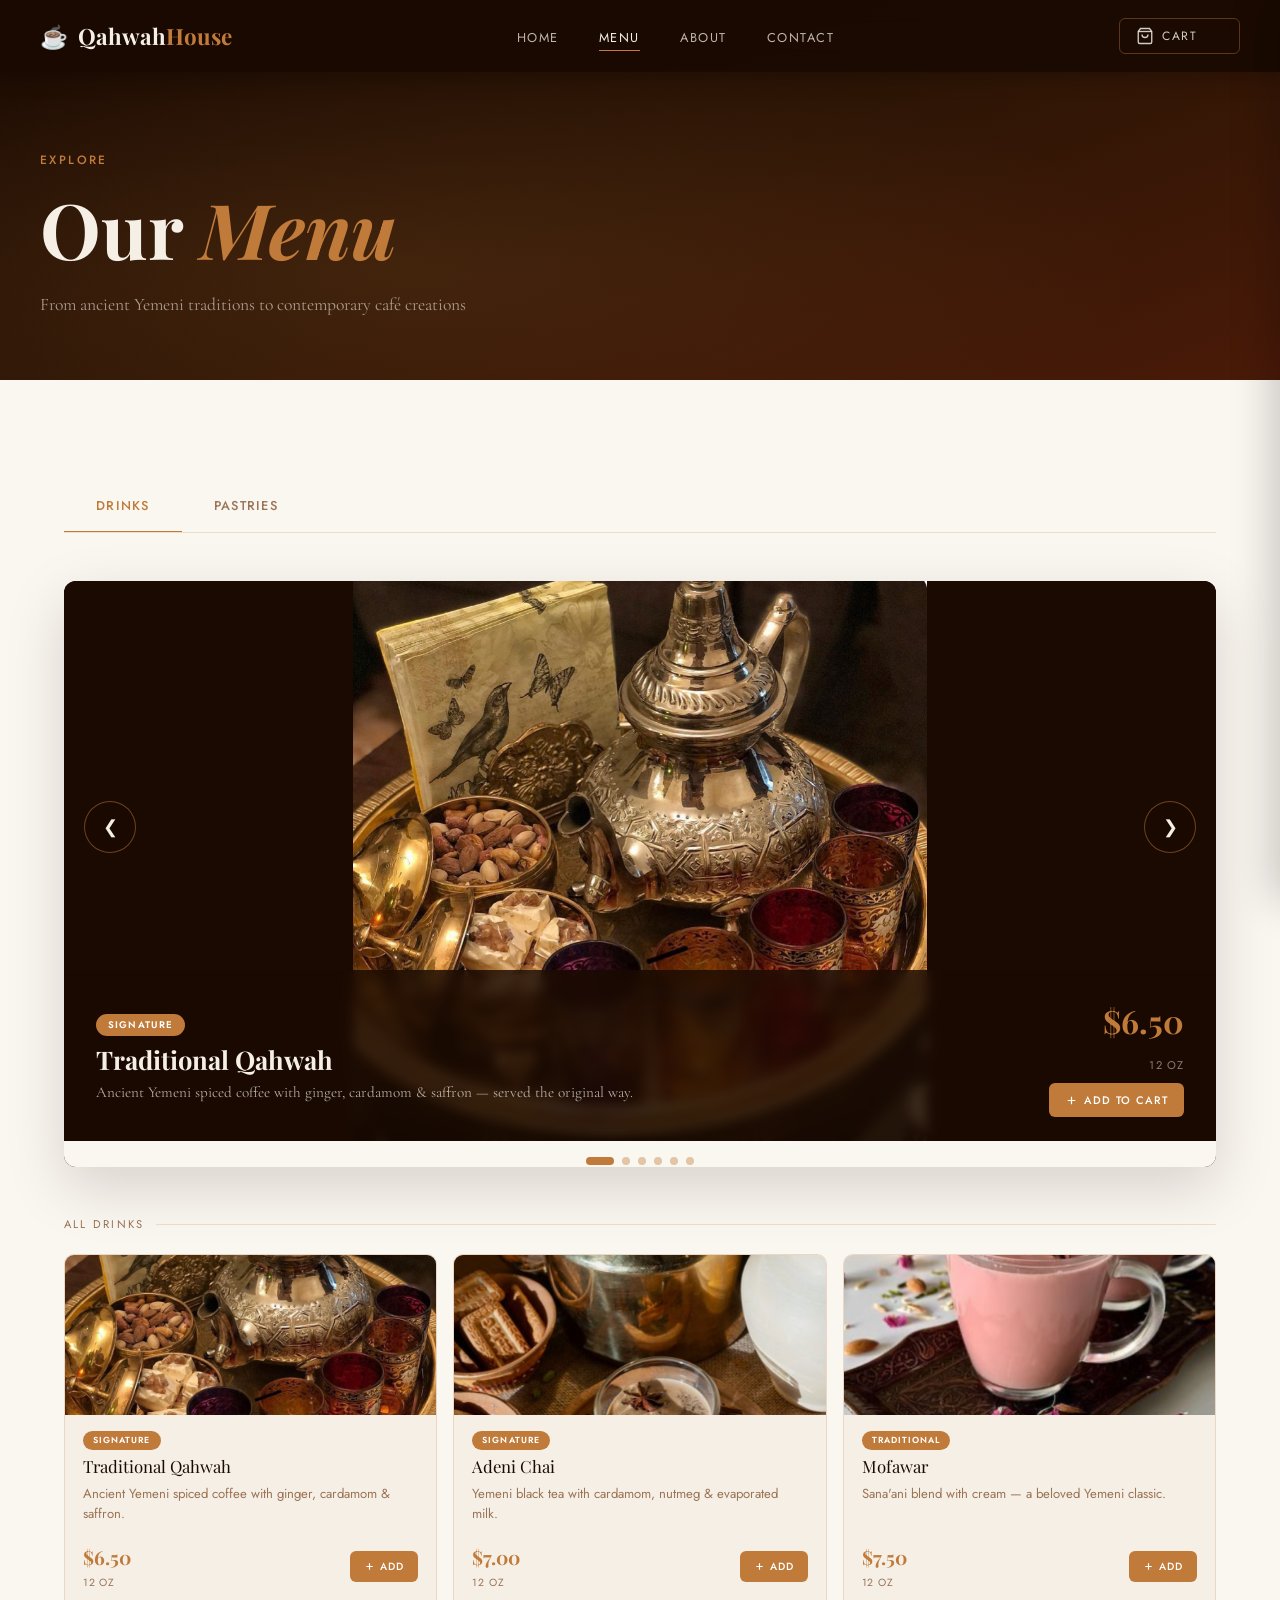
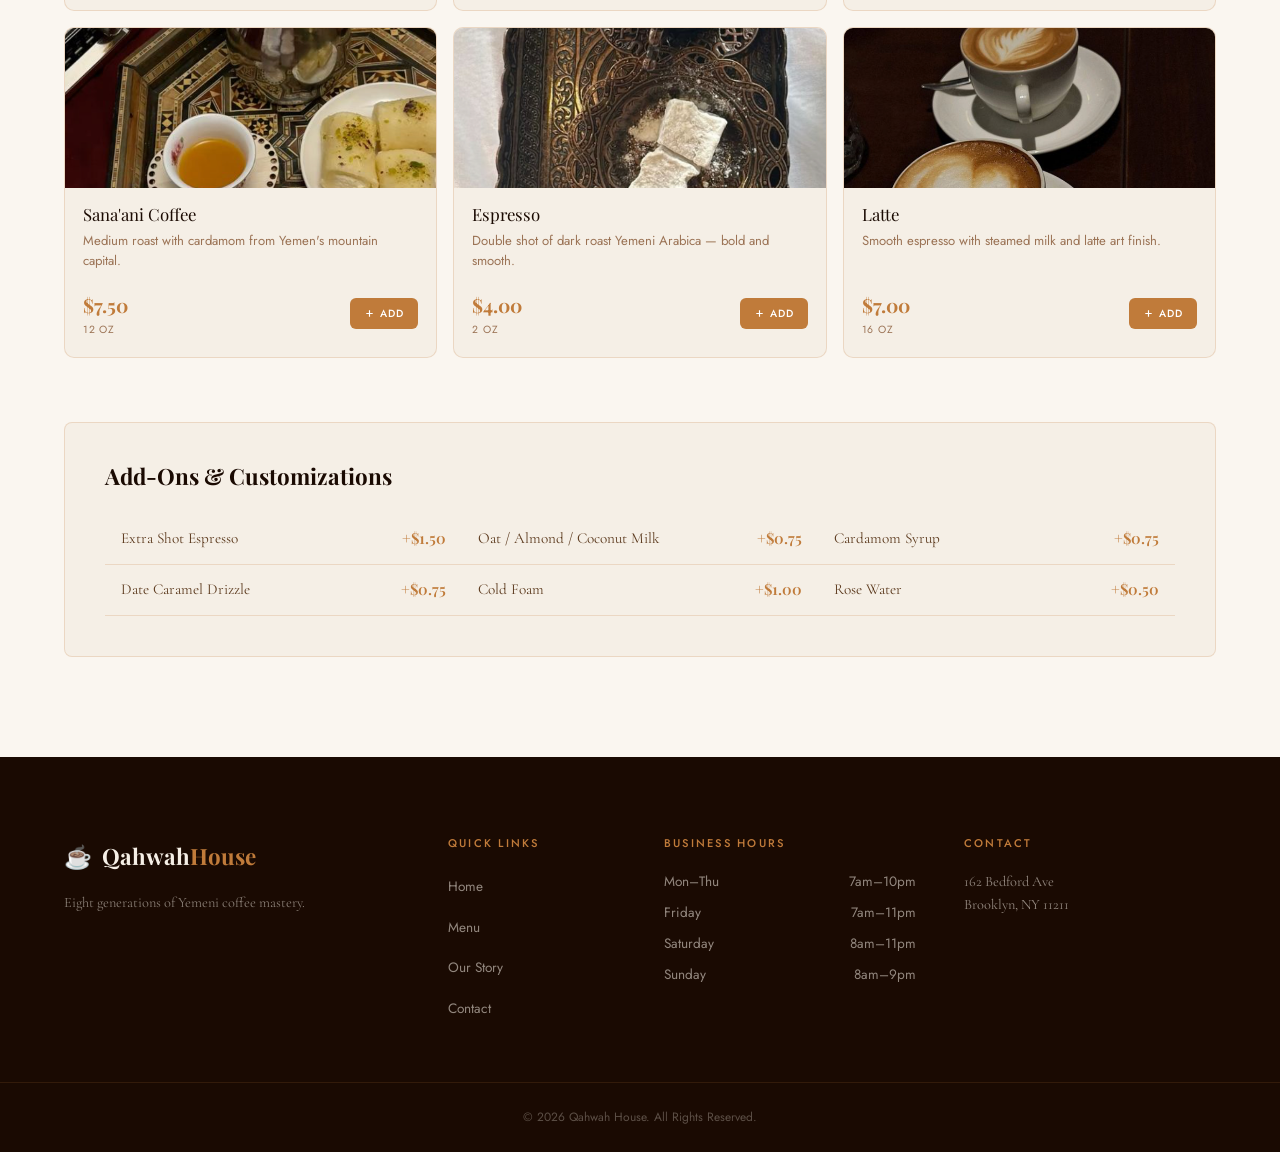
<file: menu.html>
<!DOCTYPE html>
<html lang="en">
<head>
<meta charset="UTF-8" />
<meta name="viewport" content="width=device-width, initial-scale=1.0" />
<title>Menu — Qahwah House</title>
<link rel="preconnect" href="https://fonts.googleapis.com" />
<link rel="preconnect" href="https://fonts.gstatic.com" crossorigin />
<link href="https://fonts.googleapis.com/css2?family=Playfair+Display:ital,wght@0,400;0,700;0,900;1,400&family=Cormorant+Garamond:wght@300;400;500&family=Jost:wght@300;400;500&display=swap" rel="stylesheet" />
<style>
:root{--espresso:#1a0a02;--dark-roast:#2d1505;--amber:#c07b3a;--gold:#d4a853;--cream:#f5efe6;--warm-white:#faf6f0;--text-primary:#1a0a02;--text-secondary:#5c3a1e;--text-muted:#9b7355;--border:rgba(192,123,58,0.2);--border-strong:rgba(192,123,58,0.4);--fd:'Playfair Display',Georgia,serif;--fb:'Cormorant Garamond',Georgia,serif;--fu:'Jost',sans-serif;--nav:72px;--r:4px;--tr:0.3s cubic-bezier(.4,0,.2,1)}
*,*::before,*::after{box-sizing:border-box;margin:0;padding:0}
html{scroll-behavior:smooth}
body{font-family:var(--fb);font-size:18px;line-height:1.7;color:var(--text-primary);background:var(--warm-white);overflow-x:hidden}
img{max-width:100%;display:block}a{color:inherit;text-decoration:none}ul{list-style:none}
h1,h2,h3,h4{font-family:var(--fd);line-height:1.2;font-weight:700}
em{font-style:italic;color:var(--amber)}
p{font-size:1.05rem;color:var(--text-secondary)}
.container{max-width:1200px;margin:0 auto;padding:0 24px}
.sp{padding:100px 0}
.sl{display:inline-block;font-family:var(--fu);font-size:.75rem;font-weight:500;letter-spacing:.2em;text-transform:uppercase;color:var(--amber);margin-bottom:16px}
 
/* HEADER */
.site-header{position:fixed;top:0;left:0;right:0;z-index:1000;background:rgba(26,10,2,.95);backdrop-filter:blur(12px);box-shadow:0 2px 24px rgba(0,0,0,.3)}
.navbar{display:flex;align-items:center;justify-content:space-between;height:var(--nav);padding:0 40px;max-width:1400px;margin:0 auto}
.logo{display:flex;align-items:center;gap:10px;font-family:var(--fd);font-size:1.4rem;font-weight:700;color:var(--cream);z-index:1001}
.logo-a{color:var(--amber)}
.nav-links{display:flex;gap:40px;align-items:center}
.nav-links a{font-family:var(--fu);font-size:.8rem;letter-spacing:.12em;text-transform:uppercase;color:rgba(245,239,230,.75);transition:color var(--tr);position:relative}
.nav-links a::after{content:'';position:absolute;bottom:-4px;left:0;width:0;height:1px;background:var(--amber);transition:width var(--tr)}
.nav-links a:hover,.nav-links a.active{color:var(--cream)}
.nav-links a:hover::after,.nav-links a.active::after{width:100%}
.hamburger{display:none;flex-direction:column;gap:5px;background:none;border:none;cursor:pointer;padding:4px;z-index:1100}
.hamburger span{display:block;width:24px;height:1.5px;background:var(--cream);transition:all var(--tr)}
.hamburger.active span:nth-child(1){transform:translateY(6.5px) rotate(45deg)}
.hamburger.active span:nth-child(2){opacity:0}
.hamburger.active span:nth-child(3){transform:translateY(-6.5px) rotate(-45deg)}
 
/* CART ICON */
.cart-btn{position:relative;background:none;border:1px solid rgba(192,123,58,.4);border-radius:6px;cursor:pointer;color:rgba(245,239,230,.85);display:flex;align-items:center;gap:8px;font-family:var(--fu);font-size:.75rem;letter-spacing:.12em;text-transform:uppercase;padding:8px 16px;transition:all var(--tr)}
.cart-btn:hover{background:var(--amber);border-color:var(--amber);color:#fff}
.cart-btn svg{width:18px;height:18px;stroke:currentColor;fill:none;stroke-width:1.8;flex-shrink:0}
.cart-count{background:var(--amber);color:#fff;font-family:var(--fu);font-size:.6rem;font-weight:700;width:18px;height:18px;border-radius:50%;display:flex;align-items:center;justify-content:center;opacity:0;transform:scale(0);transition:all .25s cubic-bezier(.4,0,.2,1)}
.cart-count.visible{opacity:1;transform:scale(1)}
 
/* CART OVERLAY + DRAWER */
.cart-overlay{position:fixed;inset:0;background:rgba(0,0,0,.5);z-index:1200;opacity:0;pointer-events:none;transition:opacity .3s ease}
.cart-overlay.open{opacity:1;pointer-events:all}
.cart-drawer{position:fixed;top:0;right:-440px;bottom:0;width:min(440px,100vw);background:var(--warm-white);z-index:1300;display:flex;flex-direction:column;transition:right .4s cubic-bezier(.4,0,.2,1);box-shadow:-8px 0 40px rgba(0,0,0,.2)}
.cart-drawer.open{right:0}
.cart-header{display:flex;align-items:center;justify-content:space-between;padding:24px 28px;border-bottom:1px solid var(--border);background:var(--espresso)}
.cart-header h2{font-family:var(--fd);color:var(--cream);font-size:1.3rem}
.cart-close{background:none;border:none;cursor:pointer;color:rgba(245,239,230,.6);font-size:1.3rem;line-height:1;transition:color .2s;padding:4px}
.cart-close:hover{color:var(--cream)}
.cart-items{flex:1;overflow-y:auto;padding:24px 28px;display:flex;flex-direction:column;gap:14px}
.cart-empty{text-align:center;padding:60px 0;color:var(--text-muted);font-family:var(--fu);font-size:.8rem;letter-spacing:.1em;text-transform:uppercase}
.cart-empty svg{width:44px;height:44px;stroke:var(--border-strong);fill:none;stroke-width:1.5;margin:0 auto 16px}
.cart-item{display:flex;align-items:center;gap:14px;padding:14px 16px;background:var(--cream);border-radius:8px;border:1px solid var(--border)}
.cart-item-info{flex:1;min-width:0}
.cart-item-info h4{font-family:var(--fd);font-size:.95rem;color:var(--espresso);margin-bottom:2px;white-space:nowrap;overflow:hidden;text-overflow:ellipsis}
.cart-item-info span{font-family:var(--fu);font-size:.7rem;color:var(--text-muted);text-transform:uppercase;letter-spacing:.08em}
.cart-item-right{display:flex;flex-direction:column;align-items:flex-end;gap:8px;flex-shrink:0}
.cart-item-price{font-family:var(--fd);font-size:1.05rem;font-weight:700;color:var(--amber)}
.cart-item-qty{display:flex;align-items:center;gap:8px}
.qty-btn{width:26px;height:26px;border-radius:50%;border:1px solid var(--border-strong);background:none;cursor:pointer;font-size:.95rem;color:var(--text-secondary);display:flex;align-items:center;justify-content:center;transition:all .2s;line-height:1;padding:0}
.qty-btn:hover{background:var(--amber);border-color:var(--amber);color:#fff}
.qty-num{font-family:var(--fu);font-size:.85rem;font-weight:500;color:var(--espresso);min-width:18px;text-align:center}
.cart-footer{padding:24px 28px;border-top:1px solid var(--border);background:#fff}
.cart-total{display:flex;justify-content:space-between;align-items:center;margin-bottom:20px}
.cart-total span:first-child{font-family:var(--fu);font-size:.7rem;letter-spacing:.15em;text-transform:uppercase;color:var(--text-muted)}
.cart-total span:last-child{font-family:var(--fd);font-size:1.7rem;font-weight:700;color:var(--espresso)}
.checkout-btn{width:100%;padding:16px;background:var(--amber);color:#fff;border:none;border-radius:6px;font-family:var(--fu);font-size:.8rem;font-weight:500;letter-spacing:.15em;text-transform:uppercase;cursor:pointer;transition:background .2s}
.checkout-btn:hover{background:var(--dark-roast)}
 
/* TOAST */
.toast{position:fixed;bottom:32px;left:50%;transform:translateX(-50%) translateY(16px);background:var(--espresso);color:var(--cream);font-family:var(--fu);font-size:.75rem;letter-spacing:.1em;padding:11px 24px;border-radius:40px;border:1px solid rgba(192,123,58,.4);opacity:0;pointer-events:none;transition:all .3s ease;z-index:2000;white-space:nowrap}
.toast.show{opacity:1;transform:translateX(-50%) translateY(0)}
 
/* PAGE HERO */
.page-hero{background:linear-gradient(160deg,#1a0a02 0%,#2d1505 50%,#4a1a08 100%);min-height:380px;display:flex;align-items:flex-end;padding:80px 40px 60px;position:relative;overflow:hidden}
.page-hero::before{content:'';position:absolute;inset:0;background:radial-gradient(ellipse at 30% 70%,rgba(192,123,58,.15) 0%,transparent 60%)}
.phc{position:relative;z-index:1;max-width:1200px;margin:0 auto;width:100%}
.phc .sl{display:block;margin-bottom:12px;color:var(--amber);font-family:var(--fu);font-size:.75rem;letter-spacing:.2em;text-transform:uppercase}
.phc h1{color:var(--cream);font-size:clamp(2.5rem,6vw,5rem);margin-bottom:16px}
.phc p{color:rgba(245,239,230,.6);font-size:1.1rem;max-width:500px}
 
/* TABS */
.menu-section{background:var(--warm-white)}
.menu-tabs{display:flex;margin-bottom:48px;border-bottom:1px solid var(--border);overflow-x:auto}
.tab-btn{font-family:var(--fu);font-size:.8rem;font-weight:500;letter-spacing:.1em;text-transform:uppercase;padding:16px 32px;border:none;background:transparent;color:var(--text-muted);cursor:pointer;transition:all var(--tr);border-bottom:2px solid transparent;margin-bottom:-1px;white-space:nowrap}
.tab-btn:hover{color:var(--espresso)}
.tab-btn.active{color:var(--amber);border-bottom-color:var(--amber)}
.tab-content{display:none}.tab-content.active{display:block}
 
/* MENU SLIDER */
.menu-slider-wrapper{position:relative;width:100%;border-radius:12px;overflow:hidden;box-shadow:0 20px 60px rgba(26,10,2,.15);background:var(--espresso)}
.menu-slide{display:none;position:relative}
.menu-slide.active{display:block}
.menu-slide > img{width:100%;height:560px;object-fit:contain;object-position:center center;display:block;background:#1a0a02;}
 
/* info bar — desktop: absolute overlay at bottom */
.menu-slide-info{position:absolute;bottom:0;left:0;right:0;background:rgba(26,10,2,.82);backdrop-filter:blur(6px);display:flex;align-items:center;justify-content:space-between;padding:24px 32px;gap:24px}
.menu-slide-left{flex:1}
.card-badge{display:inline-block;background:var(--amber);color:#fff;font-family:var(--fu);font-size:.6rem;font-weight:600;letter-spacing:.12em;text-transform:uppercase;padding:3px 12px;border-radius:20px;margin-bottom:8px}
.menu-slide-left h3{font-family:var(--fd);font-size:1.6rem;color:var(--cream);margin-bottom:6px}
.menu-slide-left p{font-size:.95rem;color:rgba(245,239,230,.7);line-height:1.5}
.menu-slide-price{text-align:right;display:flex;flex-direction:column;align-items:flex-end;gap:8px;flex-shrink:0}
.card-price{font-family:var(--fd);font-size:2rem;font-weight:700;color:var(--amber)}
.card-size{font-family:var(--fu);font-size:.7rem;letter-spacing:.1em;color:rgba(245,239,230,.5);text-transform:uppercase}
 
/* ADD TO CART — inline (inside slide) */
.add-to-cart-inline{background:var(--amber);color:#fff;border:none;border-radius:6px;font-family:var(--fu);font-size:.68rem;font-weight:500;letter-spacing:.12em;text-transform:uppercase;padding:9px 16px;cursor:pointer;transition:all .2s;display:flex;align-items:center;gap:6px;white-space:nowrap}
.add-to-cart-inline:hover{background:#fff;color:var(--amber)}
.add-to-cart-inline svg{width:13px;height:13px;stroke:currentColor;fill:none;stroke-width:2.2;flex-shrink:0}
.add-to-cart-inline.added{background:#2d6a4f}
@keyframes pop{0%{transform:scale(1)}50%{transform:scale(1.1)}100%{transform:scale(1)}}
.add-to-cart-inline.added{animation:pop .25s ease}
 
/* arrows */
.ms-arrow{position:absolute;top:42%;transform:translateY(-50%);background:rgba(26,10,2,.55);border:1px solid rgba(192,123,58,.5);color:var(--cream);width:52px;height:52px;border-radius:50%;font-size:1.1rem;cursor:pointer;display:flex;align-items:center;justify-content:center;transition:all .25s ease;z-index:10}
.ms-arrow:hover{background:var(--amber);border-color:var(--amber)}
.ms-prev{left:20px}.ms-next{right:20px}
 
/* dots */
.ms-dots{display:flex;justify-content:center;gap:8px;padding:16px 0 2px;background:var(--warm-white)}
.ms-dot{width:8px;height:8px;border-radius:50%;background:var(--border-strong);border:none;cursor:pointer;transition:all .25s ease;padding:0}
.ms-dot.active{background:var(--amber);width:28px;border-radius:4px}

/* ── FULL MENU GRID ── */
.menu-grid-section{margin-top:48px}
.menu-grid-label{font-family:var(--fu);font-size:.7rem;letter-spacing:.2em;text-transform:uppercase;color:var(--text-muted);margin-bottom:20px;display:flex;align-items:center;gap:12px}
.menu-grid-label::after{content:'';flex:1;height:1px;background:var(--border)}
.menu-grid{display:grid;grid-template-columns:repeat(3,1fr);gap:16px}
.menu-card{background:var(--cream);border:1px solid var(--border);border-radius:10px;overflow:hidden;display:flex;flex-direction:column;transition:box-shadow .25s,transform .25s}
.menu-card:hover{box-shadow:0 8px 32px rgba(26,10,2,.12);transform:translateY(-2px)}
.menu-card-img{width:100%;height:160px;object-fit:cover;display:block}
.menu-card-body{padding:16px 18px 18px;flex:1;display:flex;flex-direction:column;gap:6px}
.menu-card-badge{display:inline-block;background:var(--amber);color:#fff;font-family:var(--fu);font-size:.55rem;font-weight:600;letter-spacing:.12em;text-transform:uppercase;padding:2px 10px;border-radius:20px;width:fit-content}
.menu-card-name{font-family:var(--fd);font-size:1.05rem;color:var(--espresso);line-height:1.3}
.menu-card-desc{font-size:.82rem;color:var(--text-muted);line-height:1.5;flex:1;font-family:var(--fu)}
.menu-card-footer{display:flex;align-items:center;justify-content:space-between;margin-top:12px;gap:8px}
.menu-card-price{font-family:var(--fd);font-size:1.2rem;font-weight:700;color:var(--amber)}
.menu-card-size{font-family:var(--fu);font-size:.65rem;letter-spacing:.08em;color:var(--text-muted);text-transform:uppercase}
.menu-card-add{background:var(--amber);color:#fff;border:none;border-radius:6px;font-family:var(--fu);font-size:.65rem;font-weight:500;letter-spacing:.1em;text-transform:uppercase;padding:8px 14px;cursor:pointer;transition:all .2s;display:flex;align-items:center;gap:5px;white-space:nowrap;flex-shrink:0}
.menu-card-add:hover{background:var(--espresso)}
.menu-card-add svg{width:11px;height:11px;stroke:currentColor;fill:none;stroke-width:2.5}
.menu-card-add.added{background:#2d6a4f;animation:pop .25s ease}

/* ADD-ONS */
.addons-section{margin-top:64px;padding:40px;background:var(--cream);border-radius:8px;border:1px solid var(--border)}
.addons-section h3{font-family:var(--fd);color:var(--espresso);margin-bottom:24px;font-size:1.4rem}
.addons-grid{display:grid;grid-template-columns:repeat(3,1fr)}
.addon-item{display:flex;justify-content:space-between;align-items:center;padding:12px 16px;border-bottom:1px solid var(--border);font-size:.95rem;font-family:var(--fb);color:var(--text-secondary)}
.addon-item span:last-child{font-family:var(--fd);font-weight:600;color:var(--amber)}
 
/* FOOTER */
.site-footer{background:var(--espresso)}
.footer-top{padding:80px 0 60px}
.footer-grid{display:grid;grid-template-columns:2fr 1fr 1.5fr 1.5fr;gap:48px}
.footer-brand p{color:rgba(245,239,230,.5);font-size:.9rem;line-height:1.7;margin-bottom:24px;margin-top:16px}
.footer-nav h4,.footer-hours h4,.footer-contact h4{font-family:var(--fu);font-size:.7rem;font-weight:500;letter-spacing:.2em;text-transform:uppercase;color:var(--amber);margin-bottom:20px}
.footer-nav ul{display:flex;flex-direction:column;gap:10px}
.footer-nav a{font-family:var(--fu);font-size:.85rem;color:rgba(245,239,230,.55);transition:color var(--tr)}
.footer-nav a:hover{color:var(--cream)}
.hours-list{display:flex;flex-direction:column;gap:8px}
.hours-list li{display:flex;justify-content:space-between;font-size:.85rem;color:rgba(245,239,230,.55);font-family:var(--fu)}
.footer-contact p{font-size:.9rem;color:rgba(245,239,230,.55);margin-bottom:8px;line-height:1.6}
.footer-bottom{border-top:1px solid rgba(192,123,58,.15);padding:24px 0}
.footer-bottom p{text-align:center;font-family:var(--fu);font-size:.75rem;color:rgba(245,239,230,.3)}
 
/* ── MOBILE FIXES ── */
@media(max-width:768px){
  .hamburger{display:flex}
  .nav-links{position:fixed;top:0;right:-100%;bottom:0;width:min(320px,80vw);background:var(--espresso);flex-direction:column;justify-content:center;align-items:flex-start;padding:80px 48px;gap:32px;transition:right .4s cubic-bezier(.4,0,.2,1);border-left:1px solid rgba(192,123,58,.2);z-index:1000;display:flex;}
  .nav-links.open{right:0}
  .nav-links a{font-size:1.1rem}
  .navbar{padding:0 20px}
  .page-hero{padding:100px 20px 48px;min-height:280px}
  .sp{padding:64px 0}
 
  .menu-slider-wrapper{border-radius:10px}
  .menu-slide{display:none;position:relative;flex-direction:column}
  .menu-slide.active{display:flex}
  .menu-slide > img{width:100%;height:260px;object-fit:cover;object-position:center;flex-shrink:0}
  .menu-slide-info{position:static;flex-direction:column;align-items:flex-start;padding:18px 20px 20px;gap:12px;background:var(--espresso)}
  .menu-slide-price{align-items:flex-start;flex-direction:row;flex-wrap:wrap;gap:10px 16px;width:100%}
  .card-price{font-size:1.5rem}
  .ms-arrow{top:130px;width:38px;height:38px;font-size:.85rem}
  .ms-prev{left:10px}.ms-next{right:10px}

  .menu-grid{grid-template-columns:repeat(2,1fr);gap:12px}
  .menu-card-img{height:120px}

  .addons-grid{grid-template-columns:1fr}
  .addons-section{padding:24px}
  .footer-grid{grid-template-columns:1fr;gap:32px}
}
 
@media(max-width:480px){
  .container{padding:0 16px}
  .menu-slide > img{height:220px}
  .ms-arrow{top:110px}
  .menu-grid{grid-template-columns:1fr}
}
 
/* CHECKOUT MODAL */
.modal-overlay{position:fixed;inset:0;background:rgba(0,0,0,.6);z-index:2000;display:flex;align-items:center;justify-content:center;padding:20px;opacity:0;pointer-events:none;transition:opacity .3s ease}
.modal-overlay.open{opacity:1;pointer-events:all}
.modal{background:var(--warm-white);border-radius:12px;width:100%;max-width:480px;max-height:90vh;overflow-y:auto;box-shadow:0 24px 80px rgba(0,0,0,.3)}
.modal-head{background:var(--espresso);padding:24px 28px;display:flex;align-items:center;justify-content:space-between;border-radius:12px 12px 0 0}
.modal-head h2{font-family:var(--fd);color:var(--cream);font-size:1.2rem}
.modal-x{background:none;border:none;cursor:pointer;color:rgba(245,239,230,.6);font-size:1.2rem;padding:4px;transition:color .2s}
.modal-x:hover{color:var(--cream)}
.modal-body{padding:28px}
.modal-summary-title{font-family:var(--fu);font-size:.7rem;letter-spacing:.15em;text-transform:uppercase;color:var(--text-muted);margin-bottom:14px}
.modal-item{display:flex;justify-content:space-between;font-size:.95rem;padding:8px 0;border-bottom:1px solid var(--border);color:var(--text-secondary)}
.modal-item span:last-child{font-family:var(--fd);font-weight:600;color:var(--amber)}
.modal-total-row{display:flex;justify-content:space-between;align-items:center;margin-top:16px;padding-top:4px}
.modal-total-row .tl{font-family:var(--fu);font-size:.7rem;letter-spacing:.15em;text-transform:uppercase;color:var(--text-muted)}
.modal-total-row .tv{font-family:var(--fd);font-size:1.6rem;font-weight:700;color:var(--espresso)}
.modal-form{display:flex;flex-direction:column;gap:14px;margin-top:24px}
.modal-field label{font-family:var(--fu);font-size:.65rem;letter-spacing:.12em;text-transform:uppercase;color:var(--text-muted);display:block;margin-bottom:5px}
.modal-form input,.modal-form select{width:100%;padding:12px 16px;border:1px solid var(--border-strong);border-radius:6px;font-family:var(--fu);font-size:.85rem;background:var(--cream);color:var(--text-primary);outline:none;transition:border-color .2s}
.modal-form input:focus,.modal-form select:focus{border-color:var(--amber)}
.place-order-btn{width:100%;padding:16px;background:var(--amber);color:#fff;border:none;border-radius:6px;font-family:var(--fu);font-size:.8rem;font-weight:500;letter-spacing:.15em;text-transform:uppercase;cursor:pointer;transition:background .2s;margin-top:8px}
.place-order-btn:hover{background:var(--dark-roast)}
.order-success{text-align:center;padding:48px 20px}
.order-success .checkmark{font-size:3.5rem;margin-bottom:16px}
.order-success h3{font-family:var(--fd);font-size:1.6rem;color:var(--espresso);margin-bottom:8px}
.order-success p{color:var(--text-muted);font-size:.95rem;line-height:1.6}
</style>
</head>
<body>
 
<header class="site-header">
  <nav class="navbar">
    <a href="index.html" class="logo">☕ <span>Qahwah<span class="logo-a">House</span></span></a>
    <button class="hamburger" id="hamburger" aria-label="Toggle menu"><span></span><span></span><span></span></button>
    <ul class="nav-links" id="nav-links">
      <li><a href="index.html">Home</a></li>
      <li><a href="menu.html" class="active">Menu</a></li>
      <li><a href="about.html">About</a></li>
      <li><a href="contact.html">Contact</a></li>
    </ul>
    <button class="cart-btn" id="cart-btn" aria-label="Open cart">
      <svg viewBox="0 0 24 24"><path d="M6 2L3 6v14a2 2 0 002 2h14a2 2 0 002-2V6l-3-4z"/><line x1="3" y1="6" x2="21" y2="6"/><path d="M16 10a4 4 0 01-8 0"/></svg>
      Cart
      <span class="cart-count" id="cart-count">0</span>
    </button>
  </nav>
</header>
 
<div class="cart-overlay" id="cart-overlay"></div>
<div class="cart-drawer" id="cart-drawer">
  <div class="cart-header">
    <h2>Your Cart</h2>
    <button class="cart-close" id="cart-close">✕</button>
  </div>
  <div class="cart-items" id="cart-items">
    <div class="cart-empty" id="cart-empty">
      <svg viewBox="0 0 24 24"><path d="M6 2L3 6v14a2 2 0 002 2h14a2 2 0 002-2V6l-3-4z"/><line x1="3" y1="6" x2="21" y2="6"/><path d="M16 10a4 4 0 01-8 0"/></svg>
      Your cart is empty
    </div>
  </div>
  <div class="cart-footer">
    <div class="cart-total">
      <span>Total</span>
      <span id="cart-total">$0.00</span>
    </div>
    <button class="checkout-btn" id="checkout-btn">Proceed to Checkout</button>
  </div>
</div>
 
<div class="toast" id="toast"></div>
 
<div class="modal-overlay" id="modal-overlay">
  <div class="modal" id="checkout-modal">
    <div class="modal-head">
      <h2>Checkout</h2>
      <button class="modal-x" id="modal-close">✕</button>
    </div>
    <div class="modal-body" id="modal-body"></div>
  </div>
</div>
 
<section class="page-hero">
  <div class="phc">
    <span class="sl">Explore</span>
    <h1>Our <em>Menu</em></h1>
    <p>From ancient Yemeni traditions to contemporary café creations</p>
  </div>
</section>
 
<section class="menu-section sp">
  <div class="container">
 
    <div class="menu-tabs">
      <button class="tab-btn active" data-tab="drinks">Drinks</button>
      <button class="tab-btn" data-tab="pastries">Pastries</button>
    </div>
 
    <!-- DRINKS TAB -->
    <div class="tab-content active" id="tab-drinks">
      <!-- Slider -->
      <div class="menu-slider-wrapper" id="slider-drinks">
        <div class="menu-slide active" data-name="Traditional Qahwah" data-price="6.50" data-size="12 oz">
          <img src="img4.jpg" alt="Traditional Qahwah" />
          <div class="menu-slide-info">
            <div class="menu-slide-left">
              <span class="card-badge">Signature</span>
              <h3>Traditional Qahwah</h3>
              <p>Ancient Yemeni spiced coffee with ginger, cardamom & saffron — served the original way.</p>
            </div>
            <div class="menu-slide-price">
              <span class="card-price">$6.50</span>
              <span class="card-size">12 oz</span>
              <button class="add-to-cart-inline" onclick="addToCartFromSlide(this)">
                <svg viewBox="0 0 24 24"><path d="M12 5v14M5 12h14"/></svg>Add to Cart
              </button>
            </div>
          </div>
        </div>
        <div class="menu-slide" data-name="Adeni Chai" data-price="7.00" data-size="12 oz">
          <img src="img3.jpg" alt="Adeni Chai" />
          <div class="menu-slide-info">
            <div class="menu-slide-left">
              <span class="card-badge">Signature</span>
              <h3>Adeni Chai</h3>
              <p>Yemeni black tea with cardamom, nutmeg & evaporated milk — famous worldwide.</p>
            </div>
            <div class="menu-slide-price">
              <span class="card-price">$7.00</span>
              <span class="card-size">12 oz</span>
              <button class="add-to-cart-inline" onclick="addToCartFromSlide(this)">
                <svg viewBox="0 0 24 24"><path d="M12 5v14M5 12h14"/></svg>Add to Cart
              </button>
            </div>
          </div>
        </div>
        <div class="menu-slide" data-name="Mofawar" data-price="7.50" data-size="12 oz">
          <img src="img5.jpg" alt="Mofawar" />
          <div class="menu-slide-info">
            <div class="menu-slide-left">
              <span class="card-badge">Traditional</span>
              <h3>Mofawar</h3>
              <p>Sana'ani blend with cream — a beloved Yemeni classic treasured for generations.</p>
            </div>
            <div class="menu-slide-price">
              <span class="card-price">$7.50</span>
              <span class="card-size">12 oz</span>
              <button class="add-to-cart-inline" onclick="addToCartFromSlide(this)">
                <svg viewBox="0 0 24 24"><path d="M12 5v14M5 12h14"/></svg>Add to Cart
              </button>
            </div>
          </div>
        </div>
        <div class="menu-slide" data-name="Sana'ani Coffee" data-price="7.50" data-size="12 oz">
          <img src="img7.jpg" alt="Sana'ani Coffee" />
          <div class="menu-slide-info">
            <div class="menu-slide-left">
              <h3>Sana'ani Coffee</h3>
              <p>Finely ground medium roast mixed with cardamom from Yemen's mountain capital.</p>
            </div>
            <div class="menu-slide-price">
              <span class="card-price">$7.50</span>
              <span class="card-size">12 oz</span>
              <button class="add-to-cart-inline" onclick="addToCartFromSlide(this)">
                <svg viewBox="0 0 24 24"><path d="M12 5v14M5 12h14"/></svg>Add to Cart
              </button>
            </div>
          </div>
        </div>
        <div class="menu-slide" data-name="Espresso" data-price="4.00" data-size="2 oz">
          <img src="img8.jpg" alt="Espresso" />
          <div class="menu-slide-info">
            <div class="menu-slide-left">
              <h3>Espresso</h3>
              <p>Double shot of our dark roast Yemeni Arabica — bold, earthy and smooth.</p>
            </div>
            <div class="menu-slide-price">
              <span class="card-price">$4.00</span>
              <span class="card-size">2 oz</span>
              <button class="add-to-cart-inline" onclick="addToCartFromSlide(this)">
                <svg viewBox="0 0 24 24"><path d="M12 5v14M5 12h14"/></svg>Add to Cart
              </button>
            </div>
          </div>
        </div>
        <div class="menu-slide" data-name="Latte" data-price="7.00" data-size="16 oz">
          <img src="img11.jpg" alt="Latte" />
          <div class="menu-slide-info">
            <div class="menu-slide-left">
              <h3>Latte</h3>
              <p>Smooth espresso with steamed milk and a delicate latte art finish.</p>
            </div>
            <div class="menu-slide-price">
              <span class="card-price">$7.00</span>
              <span class="card-size">16 oz</span>
              <button class="add-to-cart-inline" onclick="addToCartFromSlide(this)">
                <svg viewBox="0 0 24 24"><path d="M12 5v14M5 12h14"/></svg>Add to Cart
              </button>
            </div>
          </div>
        </div>
        <button class="ms-arrow ms-prev" data-slider="drinks">&#10094;</button>
        <button class="ms-arrow ms-next" data-slider="drinks">&#10095;</button>
        <div class="ms-dots" id="dots-drinks"></div>
      </div>

      <!-- Full drinks grid — every item always accessible -->
      <div class="menu-grid-section">
        <p class="menu-grid-label">All Drinks</p>
        <div class="menu-grid">
          <div class="menu-card">
            <img class="menu-card-img" src="img4.jpg" alt="Traditional Qahwah" />
            <div class="menu-card-body">
              <span class="menu-card-badge">Signature</span>
              <div class="menu-card-name">Traditional Qahwah</div>
              <div class="menu-card-desc">Ancient Yemeni spiced coffee with ginger, cardamom & saffron.</div>
              <div class="menu-card-footer">
                <div>
                  <div class="menu-card-price">$6.50</div>
                  <div class="menu-card-size">12 oz</div>
                </div>
                <button class="menu-card-add" onclick="addToCartFromCard(this,'Traditional Qahwah','6.50','12 oz')">
                  <svg viewBox="0 0 24 24"><path d="M12 5v14M5 12h14"/></svg>Add
                </button>
              </div>
            </div>
          </div>
          <div class="menu-card">
            <img class="menu-card-img" src="img3.jpg" alt="Adeni Chai" />
            <div class="menu-card-body">
              <span class="menu-card-badge">Signature</span>
              <div class="menu-card-name">Adeni Chai</div>
              <div class="menu-card-desc">Yemeni black tea with cardamom, nutmeg & evaporated milk.</div>
              <div class="menu-card-footer">
                <div>
                  <div class="menu-card-price">$7.00</div>
                  <div class="menu-card-size">12 oz</div>
                </div>
                <button class="menu-card-add" onclick="addToCartFromCard(this,'Adeni Chai','7.00','12 oz')">
                  <svg viewBox="0 0 24 24"><path d="M12 5v14M5 12h14"/></svg>Add
                </button>
              </div>
            </div>
          </div>
          <div class="menu-card">
            <img class="menu-card-img" src="img5.jpg" alt="Mofawar" />
            <div class="menu-card-body">
              <span class="menu-card-badge">Traditional</span>
              <div class="menu-card-name">Mofawar</div>
              <div class="menu-card-desc">Sana'ani blend with cream — a beloved Yemeni classic.</div>
              <div class="menu-card-footer">
                <div>
                  <div class="menu-card-price">$7.50</div>
                  <div class="menu-card-size">12 oz</div>
                </div>
                <button class="menu-card-add" onclick="addToCartFromCard(this,'Mofawar','7.50','12 oz')">
                  <svg viewBox="0 0 24 24"><path d="M12 5v14M5 12h14"/></svg>Add
                </button>
              </div>
            </div>
          </div>
          <div class="menu-card">
            <img class="menu-card-img" src="img7.jpg" alt="Sana'ani Coffee" />
            <div class="menu-card-body">
              <div class="menu-card-name">Sana'ani Coffee</div>
              <div class="menu-card-desc">Medium roast with cardamom from Yemen's mountain capital.</div>
              <div class="menu-card-footer">
                <div>
                  <div class="menu-card-price">$7.50</div>
                  <div class="menu-card-size">12 oz</div>
                </div>
                <button class="menu-card-add" onclick="addToCartFromCard(this,&quot;Sana'ani Coffee&quot;,'7.50','12 oz')">
                  <svg viewBox="0 0 24 24"><path d="M12 5v14M5 12h14"/></svg>Add
                </button>
              </div>
            </div>
          </div>
          <div class="menu-card">
            <img class="menu-card-img" src="img8.jpg" alt="Espresso" />
            <div class="menu-card-body">
              <div class="menu-card-name">Espresso</div>
              <div class="menu-card-desc">Double shot of dark roast Yemeni Arabica — bold and smooth.</div>
              <div class="menu-card-footer">
                <div>
                  <div class="menu-card-price">$4.00</div>
                  <div class="menu-card-size">2 oz</div>
                </div>
                <button class="menu-card-add" onclick="addToCartFromCard(this,'Espresso','4.00','2 oz')">
                  <svg viewBox="0 0 24 24"><path d="M12 5v14M5 12h14"/></svg>Add
                </button>
              </div>
            </div>
          </div>
          <div class="menu-card">
            <img class="menu-card-img" src="img11.jpg" alt="Latte" />
            <div class="menu-card-body">
              <div class="menu-card-name">Latte</div>
              <div class="menu-card-desc">Smooth espresso with steamed milk and latte art finish.</div>
              <div class="menu-card-footer">
                <div>
                  <div class="menu-card-price">$7.00</div>
                  <div class="menu-card-size">16 oz</div>
                </div>
                <button class="menu-card-add" onclick="addToCartFromCard(this,'Latte','7.00','16 oz')">
                  <svg viewBox="0 0 24 24"><path d="M12 5v14M5 12h14"/></svg>Add
                </button>
              </div>
            </div>
          </div>
        </div>
      </div>
    </div>
 
    <!-- PASTRIES TAB -->
    <div class="tab-content" id="tab-pastries">
      <!-- Slider -->
      <div class="menu-slider-wrapper" id="slider-pastries">
        <div class="menu-slide active" data-name="Pistachio Baklava" data-price="6.50" data-size="2 pcs">
          <img src="img9.jpg" alt="Pistachio Baklava" />
          <div class="menu-slide-info">
            <div class="menu-slide-left">
              <h3>Pistachio Baklava</h3>
              <p>House-made baklava soaked in fragrant rose water syrup. Crisp and sweet.</p>
            </div>
            <div class="menu-slide-price">
              <span class="card-price">$6.50</span>
              <span class="card-size">2 pcs</span>
              <button class="add-to-cart-inline" onclick="addToCartFromSlide(this)">
                <svg viewBox="0 0 24 24"><path d="M12 5v14M5 12h14"/></svg>Add to Cart
              </button>
            </div>
          </div>
        </div>
        <div class="menu-slide" data-name="Honey Cake" data-price="5.50" data-size="Slice">
          <img src="img10.jpg" alt="Honey Cake" />
          <div class="menu-slide-info">
            <div class="menu-slide-left">
              <h3>Honey Cake</h3>
              <p>Layered Yemeni honey cake made with local sidr honey and warm spices.</p>
            </div>
            <div class="menu-slide-price">
              <span class="card-price">$5.50</span>
              <span class="card-size">Slice</span>
              <button class="add-to-cart-inline" onclick="addToCartFromSlide(this)">
                <svg viewBox="0 0 24 24"><path d="M12 5v14M5 12h14"/></svg>Add to Cart
              </button>
            </div>
          </div>
        </div>
        <div class="menu-slide" data-name="Honeycomb Bread" data-price="5.75" data-size="Slice">
          <img src="img14.jpg" alt="Honeycomb Bread" />
          <div class="menu-slide-info">
            <div class="menu-slide-left">
              <h3>Honeycomb Bread</h3>
              <p>Soft, pull-apart bread drizzled with golden honey and powdered sugar.</p>
            </div>
            <div class="menu-slide-price">
              <span class="card-price">$5.75</span>
              <span class="card-size">Slice</span>
              <button class="add-to-cart-inline" onclick="addToCartFromSlide(this)">
                <svg viewBox="0 0 24 24"><path d="M12 5v14M5 12h14"/></svg>Add to Cart
              </button>
            </div>
          </div>
        </div>
        <button class="ms-arrow ms-prev" data-slider="pastries">&#10094;</button>
        <button class="ms-arrow ms-next" data-slider="pastries">&#10095;</button>
        <div class="ms-dots" id="dots-pastries"></div>
      </div>

      <!-- Full pastries grid -->
      <div class="menu-grid-section">
        <p class="menu-grid-label">All Pastries</p>
        <div class="menu-grid">
          <div class="menu-card">
            <img class="menu-card-img" src="img9.jpg" alt="Pistachio Baklava" />
            <div class="menu-card-body">
              <div class="menu-card-name">Pistachio Baklava</div>
              <div class="menu-card-desc">House-made baklava soaked in fragrant rose water syrup. Crisp and sweet.</div>
              <div class="menu-card-footer">
                <div>
                  <div class="menu-card-price">$6.50</div>
                  <div class="menu-card-size">2 pcs</div>
                </div>
                <button class="menu-card-add" onclick="addToCartFromCard(this,'Pistachio Baklava','6.50','2 pcs')">
                  <svg viewBox="0 0 24 24"><path d="M12 5v14M5 12h14"/></svg>Add
                </button>
              </div>
            </div>
          </div>
          <div class="menu-card">
            <img class="menu-card-img" src="img10.jpg" alt="Honey Cake" />
            <div class="menu-card-body">
              <div class="menu-card-name">Honey Cake</div>
              <div class="menu-card-desc">Layered Yemeni honey cake with local sidr honey and warm spices.</div>
              <div class="menu-card-footer">
                <div>
                  <div class="menu-card-price">$5.50</div>
                  <div class="menu-card-size">Slice</div>
                </div>
                <button class="menu-card-add" onclick="addToCartFromCard(this,'Honey Cake','5.50','Slice')">
                  <svg viewBox="0 0 24 24"><path d="M12 5v14M5 12h14"/></svg>Add
                </button>
              </div>
            </div>
          </div>
          <div class="menu-card">
            <img class="menu-card-img" src="img14.jpg" alt="Honeycomb Bread" />
            <div class="menu-card-body">
              <div class="menu-card-name">Honeycomb Bread</div>
              <div class="menu-card-desc">Soft, pull-apart bread drizzled with golden honey and powdered sugar.</div>
              <div class="menu-card-footer">
                <div>
                  <div class="menu-card-price">$5.75</div>
                  <div class="menu-card-size">Slice</div>
                </div>
                <button class="menu-card-add" onclick="addToCartFromCard(this,'Honeycomb Bread','5.75','Slice')">
                  <svg viewBox="0 0 24 24"><path d="M12 5v14M5 12h14"/></svg>Add
                </button>
              </div>
            </div>
          </div>
        </div>
      </div>
    </div>
 
    <!-- ADD-ONS -->
    <div class="addons-section">
      <h3>Add-Ons & Customizations</h3>
      <div class="addons-grid">
        <div class="addon-item"><span>Extra Shot Espresso</span><span>+$1.50</span></div>
        <div class="addon-item"><span>Oat / Almond / Coconut Milk</span><span>+$0.75</span></div>
        <div class="addon-item"><span>Cardamom Syrup</span><span>+$0.75</span></div>
        <div class="addon-item"><span>Date Caramel Drizzle</span><span>+$0.75</span></div>
        <div class="addon-item"><span>Cold Foam</span><span>+$1.00</span></div>
        <div class="addon-item"><span>Rose Water</span><span>+$0.50</span></div>
      </div>
    </div>
 
  </div>
</section>
 
<footer class="site-footer">
  <div class="footer-top"><div class="container footer-grid">
    <div class="footer-brand">
      <a href="index.html" class="logo">☕ <span>Qahwah<span class="logo-a">House</span></span></a>
      <p>Eight generations of Yemeni coffee mastery.</p>
    </div>
    <div class="footer-nav"><h4>Quick Links</h4><ul><li><a href="index.html">Home</a></li><li><a href="menu.html">Menu</a></li><li><a href="about.html">Our Story</a></li><li><a href="contact.html">Contact</a></li></ul></div>
    <div class="footer-hours"><h4>Business Hours</h4><ul class="hours-list"><li><span>Mon–Thu</span><span>7am–10pm</span></li><li><span>Friday</span><span>7am–11pm</span></li><li><span>Saturday</span><span>8am–11pm</span></li><li><span>Sunday</span><span>8am–9pm</span></li></ul></div>
    <div class="footer-contact"><h4>Contact</h4><p>162 Bedford Ave<br/>Brooklyn, NY 11211</p></div>
  </div></div>
  <div class="footer-bottom"><div class="container"><p>© 2026 Qahwah House. All Rights Reserved.</p></div></div>
</footer>
 
<script>
/* ── CART STATE ── */
let cart = [];
const sliderCurrents = { drinks: 0, pastries: 0 };
 
function getItem(name) { return cart.find(i => i.name === name); }
 
function addToCart(name, price, size) {
  const existing = getItem(name);
  if (existing) existing.qty++;
  else cart.push({ name, price: parseFloat(price), size, qty: 1 });
  updateCartUI();
  showToast('✓ ' + name + ' added to cart');
}
 
function changeQty(name, delta) {
  const item = getItem(name);
  if (!item) return;
  item.qty += delta;
  if (item.qty <= 0) cart = cart.filter(i => i.name !== name);
  updateCartUI();
}
 
function updateCartUI() {
  const totalQty = cart.reduce((s, i) => s + i.qty, 0);
  const totalPrice = cart.reduce((s, i) => s + i.price * i.qty, 0);
  const countEl = document.getElementById('cart-count');
  countEl.textContent = totalQty;
  countEl.classList.toggle('visible', totalQty > 0);
  document.getElementById('cart-total').textContent = '$' + totalPrice.toFixed(2);
 
  const itemsEl = document.getElementById('cart-items');
  const emptyEl = document.getElementById('cart-empty');
  Array.from(itemsEl.children).forEach(c => { if (c !== emptyEl) c.remove(); });
 
  if (cart.length === 0) { emptyEl.style.display = 'block'; return; }
  emptyEl.style.display = 'none';
 
  cart.forEach(item => {
    const div = document.createElement('div');
    div.className = 'cart-item';
    const nameEncoded = encodeURIComponent(item.name);
    div.innerHTML = `
      <div class="cart-item-info">
        <h4>${item.name}</h4>
        <span>${item.size}</span>
      </div>
      <div class="cart-item-right">
        <div class="cart-item-price">$${(item.price * item.qty).toFixed(2)}</div>
        <div class="cart-item-qty">
          <button class="qty-btn" data-name="${nameEncoded}" data-delta="-1">−</button>
          <span class="qty-num">${item.qty}</span>
          <button class="qty-btn" data-name="${nameEncoded}" data-delta="1">+</button>
        </div>
      </div>
    `;
    itemsEl.appendChild(div);
  });
}
 
document.getElementById('cart-items').addEventListener('click', function(e) {
  const btn = e.target.closest('.qty-btn');
  if (!btn) return;
  const name = decodeURIComponent(btn.dataset.name);
  const delta = parseInt(btn.dataset.delta, 10);
  changeQty(name, delta);
});
 
/* ── ADD FROM SLIDER INLINE BUTTON ── */
function addToCartFromSlide(btn) {
  const slide = btn.closest('.menu-slide');
  addToCart(slide.dataset.name, slide.dataset.price, slide.dataset.size);
  btn.classList.add('added');
  btn.innerHTML = '✓ Added';
  setTimeout(() => {
    btn.classList.remove('added');
    btn.innerHTML = '<svg viewBox="0 0 24 24"><path d="M12 5v14M5 12h14"/></svg>Add to Cart';
  }, 1400);
}
 
/* ── ADD FROM GRID CARD BUTTON ── */
function addToCartFromCard(btn, name, price, size) {
  addToCart(name, price, size);
  btn.classList.add('added');
  btn.innerHTML = '✓ Added';
  setTimeout(() => {
    btn.classList.remove('added');
    btn.innerHTML = '<svg viewBox="0 0 24 24"><path d="M12 5v14M5 12h14"/></svg>Add';
  }, 1400);
}
 
/* ── TOAST ── */
function showToast(msg) {
  const t = document.getElementById('toast');
  t.textContent = msg;
  t.classList.add('show');
  clearTimeout(t._timer);
  t._timer = setTimeout(() => t.classList.remove('show'), 2200);
}
 
/* ── CART OPEN / CLOSE ── */
document.getElementById('cart-btn').addEventListener('click', () => {
  document.getElementById('cart-drawer').classList.add('open');
  document.getElementById('cart-overlay').classList.add('open');
});
function closeCart() {
  document.getElementById('cart-drawer').classList.remove('open');
  document.getElementById('cart-overlay').classList.remove('open');
}
document.getElementById('cart-close').addEventListener('click', closeCart);
document.getElementById('cart-overlay').addEventListener('click', closeCart);
 
/* ── HAMBURGER ── */
const hbg = document.getElementById('hamburger');
const nav = document.getElementById('nav-links');
hbg.addEventListener('click', () => { hbg.classList.toggle('active'); nav.classList.toggle('open'); });
nav.querySelectorAll('a').forEach(a => a.addEventListener('click', () => { hbg.classList.remove('active'); nav.classList.remove('open'); }));
 
/* ── TABS ── */
document.querySelectorAll('.tab-btn').forEach(btn => {
  btn.addEventListener('click', () => {
    document.querySelectorAll('.tab-btn').forEach(b => b.classList.remove('active'));
    document.querySelectorAll('.tab-content').forEach(c => c.classList.remove('active'));
    btn.classList.add('active');
    document.getElementById('tab-' + btn.dataset.tab).classList.add('active');
  });
});
 
/* ── SLIDER ── */
function initSlider(name) {
  const wrapper = document.getElementById('slider-' + name);
  if (!wrapper) return;
  const slides = Array.from(wrapper.querySelectorAll('.menu-slide'));
  const dotsEl = document.getElementById('dots-' + name);
  sliderCurrents[name] = 0;
 
  slides.forEach((_, i) => {
    const d = document.createElement('button');
    d.className = 'ms-dot' + (i === 0 ? ' active' : '');
    d.addEventListener('click', () => goTo(i));
    dotsEl.appendChild(d);
  });
 
  function goTo(n) {
    slides[sliderCurrents[name]].classList.remove('active');
    dotsEl.children[sliderCurrents[name]].classList.remove('active');
    sliderCurrents[name] = (n + slides.length) % slides.length;
    slides[sliderCurrents[name]].classList.add('active');
    dotsEl.children[sliderCurrents[name]].classList.add('active');
  }
 
  wrapper.querySelector('.ms-prev').addEventListener('click', () => goTo(sliderCurrents[name] - 1));
  wrapper.querySelector('.ms-next').addEventListener('click', () => goTo(sliderCurrents[name] + 1));
  setInterval(() => goTo(sliderCurrents[name] + 1), 5000);
}
 
initSlider('drinks');
initSlider('pastries');
 
/* ── CHECKOUT ── */
function openCheckout() {
  if (cart.length === 0) { showToast('Your cart is empty!'); return; }
  const total = cart.reduce((s, i) => s + i.price * i.qty, 0);
  const itemsHTML = cart.map(i =>
    `<div class="modal-item"><span>${i.name} x${i.qty}</span><span>$${(i.price * i.qty).toFixed(2)}</span></div>`
  ).join('');
 
  document.getElementById('modal-body').innerHTML = `
    <p class="modal-summary-title">Order Summary</p>
    ${itemsHTML}
    <div class="modal-total-row"><span class="tl">Total</span><span class="tv">$${total.toFixed(2)}</span></div>
    <form class="modal-form" id="checkout-form" onsubmit="submitOrder(event)">
      <div class="modal-field"><label>Full Name</label><input type="text" placeholder="Jane Smith" required /></div>
      <div class="modal-field"><label>Email</label><input type="email" placeholder="jane@example.com" required /></div>
      <div class="modal-field"><label>Phone</label><input type="tel" placeholder="+1 (555) 000-0000" /></div>
      <div class="modal-field"><label>Order Type</label>
        <select required>
          <option value="">Select...</option>
          <option>Dine In</option>
          <option>Takeout</option>
        </select>
      </div>
      <div class="modal-field"><label>Special Requests</label><input type="text" placeholder="Any notes for your order?" /></div>
      <button type="submit" class="place-order-btn">Place Order — $${total.toFixed(2)}</button>
    </form>
  `;
  closeCart();
  document.getElementById('modal-overlay').classList.add('open');
}
 
function submitOrder(e) {
  e.preventDefault();
  document.getElementById('modal-body').innerHTML = `
    <div class="order-success">
      <div class="checkmark">✅</div>
      <h3>Order Placed!</h3>
      <p>Thank you for your order at Qahwah House.<br/>We'll have it ready shortly.</p>
    </div>
  `;
  cart = [];
  updateCartUI();
  setTimeout(() => {
    document.getElementById('modal-overlay').classList.remove('open');
  }, 3200);
}
 
document.getElementById('checkout-btn').addEventListener('click', openCheckout);
document.getElementById('modal-close').addEventListener('click', () => {
  document.getElementById('modal-overlay').classList.remove('open');
});
document.getElementById('modal-overlay').addEventListener('click', (e) => {
  if (e.target === document.getElementById('modal-overlay'))
    document.getElementById('modal-overlay').classList.remove('open');
});
</script>
</body>
</html>
</file>
<file: style.css>
/* ============================================
   QAHWAH HOUSE — Main Stylesheet
   Aesthetic: Warm luxury, editorial, heritage
   Palette: Deep espresso, amber gold, cream
============================================ */

/* === CSS VARIABLES === */
:root {
  --espresso: #1a0a02;
  --dark-roast: #2d1505;
  --mahogany: #4a1a08;
  --amber: #c07b3a;
  --gold: #d4a853;
  --light-gold: #e8c278;
  --cream: #f5efe6;
  --warm-white: #faf6f0;
  --text-primary: #1a0a02;
  --text-secondary: #5c3a1e;
  --text-muted: #9b7355;
  --border: rgba(192, 123, 58, 0.2);
  --border-strong: rgba(192, 123, 58, 0.4);

  --font-display: 'Playfair Display', Georgia, serif;
  --font-body: 'Cormorant Garamond', Georgia, serif;
  --font-ui: 'Jost', sans-serif;

  --nav-height: 72px;
  --container: 1200px;
  --radius: 4px;
  --transition: 0.3s cubic-bezier(0.4, 0, 0.2, 1);
}

/* === RESET & BASE === */
*, *::before, *::after { box-sizing: border-box; margin: 0; padding: 0; }

html { scroll-behavior: smooth; }

body {
  font-family: var(--font-body);
  font-size: 18px;
  line-height: 1.7;
  color: var(--text-primary);
  background: var(--warm-white);
  overflow-x: hidden;
}

img { max-width: 100%; display: block; }

a { color: inherit; text-decoration: none; }

ul { list-style: none; }

/* === TYPOGRAPHY === */
h1, h2, h3, h4, h5 {
  font-family: var(--font-display);
  line-height: 1.2;
  font-weight: 700;
}

h1 { font-size: clamp(3rem, 8vw, 7rem); }
h2 { font-size: clamp(2rem, 5vw, 3.5rem); }
h3 { font-size: clamp(1.2rem, 2.5vw, 1.6rem); }

em { font-style: italic; color: var(--amber); }

p { font-size: 1.05rem; color: var(--text-secondary); }

/* === UTILITIES === */
.container { max-width: var(--container); margin: 0 auto; padding: 0 24px; }
.section-padding { padding: 100px 0; }

.section-header {
  text-align: center;
  margin-bottom: 64px;
}

.section-label {
  display: inline-block;
  font-family: var(--font-ui);
  font-size: 0.75rem;
  font-weight: 500;
  letter-spacing: 0.2em;
  text-transform: uppercase;
  color: var(--amber);
  margin-bottom: 16px;
  position: relative;
}

.section-label::before,
.section-label::after {
  content: '—';
  margin: 0 8px;
  opacity: 0.5;
}

.section-title {
  font-family: var(--font-display);
  font-size: clamp(2rem, 4vw, 3rem);
  color: var(--espresso);
}

.center-btn { text-align: center; margin-top: 48px; }

/* === BUTTONS === */
.btn {
  display: inline-block;
  font-family: var(--font-ui);
  font-size: 0.8rem;
  font-weight: 500;
  letter-spacing: 0.15em;
  text-transform: uppercase;
  padding: 14px 36px;
  border-radius: var(--radius);
  cursor: pointer;
  transition: all var(--transition);
  border: none;
}

.btn-primary {
  background: var(--amber);
  color: var(--warm-white);
}

.btn-primary:hover {
  background: var(--gold);
  transform: translateY(-2px);
  box-shadow: 0 8px 24px rgba(192, 123, 58, 0.3);
}

.btn-outline {
  background: transparent;
  color: var(--cream);
  border: 1px solid rgba(245, 239, 230, 0.5);
}

.btn-outline:hover {
  background: rgba(245, 239, 230, 0.1);
  border-color: var(--cream);
}

.btn-full { width: 100%; text-align: center; }

/* === HEADER / NAV === */
.site-header {
  position: fixed;
  top: 0;
  left: 0;
  right: 0;
  z-index: 1000;
  transition: all var(--transition);
}

.site-header.scrolled {
  background: rgba(26, 10, 2, 0.95);
  backdrop-filter: blur(12px);
  box-shadow: 0 2px 24px rgba(0,0,0,0.3);
}

.navbar {
  display: flex;
  align-items: center;
  justify-content: space-between;
  height: var(--nav-height);
  padding: 0 40px;
  max-width: 1400px;
  margin: 0 auto;
}

.logo {
  display: flex;
  align-items: center;
  gap: 10px;
  font-family: var(--font-display);
  font-size: 1.4rem;
  font-weight: 700;
  color: var(--cream);
  z-index: 1001;
}

.logo-icon { font-size: 1.3rem; }
.logo-text { color: var(--cream); }
.logo-accent { color: var(--amber); }

.nav-links {
  display: flex;
  gap: 40px;
  align-items: center;
}

.nav-links a {
  font-family: var(--font-ui);
  font-size: 0.8rem;
  font-weight: 400;
  letter-spacing: 0.12em;
  text-transform: uppercase;
  color: rgba(245, 239, 230, 0.75);
  transition: color var(--transition);
  position: relative;
}

.nav-links a::after {
  content: '';
  position: absolute;
  bottom: -4px;
  left: 0;
  width: 0;
  height: 1px;
  background: var(--amber);
  transition: width var(--transition);
}

.nav-links a:hover,
.nav-links a.active {
  color: var(--cream);
}

.nav-links a:hover::after,
.nav-links a.active::after {
  width: 100%;
}

/* === CSS-ONLY HAMBURGER (no JavaScript) === */
/* Structure: <header> contains <input#nav-toggle>, <nav.navbar> (holds .hamburger + .nav-links), <label.nav-overlay> */

#nav-toggle { display: none; }

/* Hamburger label — hidden on desktop, shown on mobile */
.hamburger {
  display: none;
  flex-direction: column;
  justify-content: center;
  gap: 6px;
  cursor: pointer;
  padding: 8px;
  z-index: 1100;
  min-width: 44px;
  min-height: 44px;
  -webkit-tap-highlight-color: transparent;
  user-select: none;
}

.hamburger span {
  display: block;
  width: 26px;
  height: 2px;
  background: var(--cream);
  border-radius: 2px;
  transition: all 0.35s cubic-bezier(0.4, 0, 0.2, 1);
  transform-origin: center;
}

/* X animation — checkbox is sibling of navbar, so we use: #nav-toggle:checked ~ nav .hamburger */
#nav-toggle:checked ~ .navbar .hamburger span:nth-child(1) { transform: translateY(8px) rotate(45deg); }
#nav-toggle:checked ~ .navbar .hamburger span:nth-child(2) { opacity: 0; transform: scaleX(0); }
#nav-toggle:checked ~ .navbar .hamburger span:nth-child(3) { transform: translateY(-8px) rotate(-45deg); }

/* nav-links open state */
#nav-toggle:checked ~ .navbar .nav-links { right: 0; }

/* Overlay backdrop label — sibling after navbar inside header */
.nav-overlay {
  display: none;
  position: fixed;
  inset: 0;
  background: rgba(0, 0, 0, 0.55);
  z-index: 1040;
  cursor: pointer;
}

#nav-toggle:checked ~ .nav-overlay { display: block; }

/* === HERO === */
.hero {
  position: relative;
  min-height: 100vh;
  display: flex;
  align-items: center;
  justify-content: center;
  overflow: hidden;
}

.hero-bg {
  position: absolute;
  inset: 0;
  background: 
    radial-gradient(ellipse at 30% 50%, #3d1a07 0%, transparent 60%),
    radial-gradient(ellipse at 80% 20%, #5c2d0e 0%, transparent 50%),
    linear-gradient(160deg, #1a0a02 0%, #2d1505 40%, #4a1a08 70%, #1a0a02 100%);
}

.hero-overlay {
  position: absolute;
  inset: 0;
  background: 
    radial-gradient(ellipse at 50% 100%, rgba(192, 123, 58, 0.15) 0%, transparent 60%);
}
.hero-bg {
  position: absolute;
  inset: 0;
  background-image: url('img67.jpg'); /* ← change this filename to your image */
}

.hero-grain {
  position: absolute;
  inset: 0;
  opacity: 0.04;
  background-image: url("data:image/svg+xml,%3Csvg viewBox='0 0 256 256' xmlns='http://www.w3.org/2000/svg'%3E%3Cfilter id='noise'%3E%3CfeTurbulence type='fractalNoise' baseFrequency='0.9' numOctaves='4' stitchTiles='stitch'/%3E%3C/filter%3E%3Crect width='100%25' height='100%25' filter='url(%23noise)'/%3E%3C/svg%3E");
  background-size: 200px 200px;
}

.hero-content {
  position: relative;
  z-index: 2;
  text-align: center;
  padding: 0 24px;
  max-width: 800px;
  animation: fadeUp 1s ease both;
}

.hero-tagline {
  font-family: var(--font-ui);
  font-size: 0.75rem;
  letter-spacing: 0.25em;
  text-transform: uppercase;
  color: var(--amber);
  margin-bottom: 24px;
  animation: fadeUp 0.8s ease 0.2s both;
}

.hero-title {
  font-family: var(--font-display);
  font-size: clamp(4rem, 12vw, 9rem);
  font-weight: 900;
  color: var(--cream);
  line-height: 0.9;
  margin-bottom: 32px;
  animation: fadeUp 0.8s ease 0.3s both;
}

.hero-title em {
  color: var(--amber);
  font-style: italic;
  display: block;
}

.hero-sub {
  font-family: var(--font-body);
  font-size: 1.1rem;
  color: rgba(245, 239, 230, 0.65);
  margin-bottom: 48px;
  animation: fadeUp 0.8s ease 0.4s both;
}

.hero-buttons {
  display: flex;
  gap: 16px;
  justify-content: center;
  flex-wrap: wrap;
  animation: fadeUp 0.8s ease 0.5s both;
}

.hero-scroll {
  position: absolute;
  bottom: 40px;
  left: 50%;
  transform: translateX(-50%);
  display: flex;
  flex-direction: column;
  align-items: center;
  gap: 8px;
  color: rgba(245, 239, 230, 0.4);
  font-family: var(--font-ui);
  font-size: 0.65rem;
  letter-spacing: 0.2em;
  text-transform: uppercase;
  animation: fadeIn 1s ease 1.2s both;
}

.scroll-line {
  width: 1px;
  height: 40px;
  background: linear-gradient(to bottom, rgba(192,123,58,0.6), transparent);
  animation: scrollPulse 2s ease-in-out infinite;
}

/* === WHY SECTION === */
.why-section { background: var(--warm-white); }

.features-grid {
  display: grid;
  grid-template-columns: repeat(3, 1fr);
  gap: 32px;
}

.feature-card {
  padding: 40px 32px;
  border: 1px solid var(--border);
  border-radius: var(--radius);
  transition: all var(--transition);
  position: relative;
  overflow: hidden;
}

.feature-card::before {
  content: '';
  position: absolute;
  top: 0;
  left: 0;
  right: 0;
  height: 2px;
  background: linear-gradient(90deg, transparent, var(--amber), transparent);
  opacity: 0;
  transition: opacity var(--transition);
}

.feature-card:hover {
  border-color: var(--border-strong);
  transform: translateY(-4px);
  box-shadow: 0 16px 40px rgba(26,10,2,0.08);
}

.feature-card:hover::before { opacity: 1; }

.feature-icon {
  font-size: 2rem;
  margin-bottom: 16px;
}

.feature-card h3 {
  font-family: var(--font-display);
  font-size: 1.2rem;
  color: var(--espresso);
  margin-bottom: 12px;
}

.feature-card p {
  font-size: 0.95rem;
  color: var(--text-muted);
  line-height: 1.7;
}

/* === STATS BAR === */
.stats-bar {
  background: var(--espresso);
  display: flex;
  justify-content: center;
  align-items: center;
  padding: 48px 24px;
  gap: 0;
}

.stat {
  flex: 1;
  max-width: 240px;
  display: flex;
  flex-direction: column;
  align-items: center;
  gap: 8px;
  padding: 0 40px;
  border-right: 1px solid rgba(192, 123, 58, 0.2);
}

.stat:last-child { border-right: none; }

.stat-num {
  font-family: var(--font-display);
  font-size: 2.5rem;
  font-weight: 900;
  color: var(--amber);
  line-height: 1;
}

.stat-label {
  font-family: var(--font-ui);
  font-size: 0.7rem;
  letter-spacing: 0.15em;
  text-transform: uppercase;
  color: rgba(245, 239, 230, 0.5);
}

/* === GALLERY SLIDER === */
.gallery-section { background: var(--cream); padding-bottom: 0; }
.gallery-section .section-padding { padding-bottom: 0; }

.slider-wrapper {
  margin-top: 48px;
  overflow: hidden;
  position: relative;
}

.slider {
  display: flex;
  transition: transform 0.6s cubic-bezier(0.4, 0, 0.2, 1);
}

.slide {
  min-width: calc(33.333% - 16px);
  margin-right: 24px;
  flex-shrink: 0;
}

.slide:last-child { margin-right: 0; }

.slide-img {
  height: 400px;
  border-radius: var(--radius);
  position: relative;
  overflow: hidden;
  display: flex;
  align-items: flex-end;
  padding: 24px;
  cursor: pointer;
  transition: transform var(--transition);
}

.slide-img::after {
  content: '';
  position: absolute;
  inset: 0;
  background: linear-gradient(to top, rgba(26,10,2,0.7) 0%, transparent 60%);
}

.slide-img:hover { transform: scale(1.02); }

.slide-caption {
  position: relative;
  z-index: 1;
  font-family: var(--font-display);
  font-size: 1.1rem;
  font-style: italic;
  color: var(--cream);
}

.slider-controls {
  display: flex;
  align-items: center;
  justify-content: center;
  gap: 24px;
  padding: 40px 0 60px;
}

.slider-btn {
  width: 44px;
  height: 44px;
  border-radius: 50%;
  border: 1px solid var(--border-strong);
  background: transparent;
  color: var(--espresso);
  cursor: pointer;
  font-size: 1rem;
  display: flex;
  align-items: center;
  justify-content: center;
  transition: all var(--transition);
}

.slider-btn:hover {
  background: var(--amber);
  color: var(--cream);
  border-color: var(--amber);
}

.slider-dots {
  display: flex;
  gap: 8px;
}

.dot {
  width: 6px;
  height: 6px;
  border-radius: 50%;
  background: var(--border-strong);
  cursor: pointer;
  transition: all var(--transition);
}

.dot.active {
  background: var(--amber);
  width: 24px;
  border-radius: 3px;
}

/* === MENU PREVIEW === */
.menu-preview { background: var(--warm-white); }

.menu-preview-grid {
  display: grid;
  grid-template-columns: repeat(3, 1fr);
  gap: 24px;
}

.menu-preview-card {
  padding: 40px 32px;
  border: 1px solid var(--border);
  border-radius: var(--radius);
  text-align: center;
  position: relative;
  transition: all var(--transition);
}

.menu-preview-card.featured {
  background: var(--espresso);
  border-color: var(--amber);
}

.menu-preview-card.featured h3,
.menu-preview-card.featured p,
.menu-preview-card.featured .price {
  color: var(--cream) !important;
}

.menu-preview-card.featured p { color: rgba(245,239,230,0.65) !important; }

.menu-preview-card:hover {
  transform: translateY(-6px);
  box-shadow: 0 20px 48px rgba(26,10,2,0.1);
}

.badge {
  position: absolute;
  top: -12px;
  left: 50%;
  transform: translateX(-50%);
  background: var(--amber);
  color: var(--cream);
  font-family: var(--font-ui);
  font-size: 0.65rem;
  font-weight: 500;
  letter-spacing: 0.1em;
  text-transform: uppercase;
  padding: 4px 16px;
  border-radius: 20px;
  white-space: nowrap;
}

.menu-preview-emoji { font-size: 2.5rem; margin-bottom: 16px; }

.menu-preview-card h3 {
  color: var(--espresso);
  margin-bottom: 8px;
  font-size: 1.25rem;
}

.menu-preview-card p {
  font-size: 0.9rem;
  color: var(--text-muted);
  margin-bottom: 20px;
}

.price {
  font-family: var(--font-display);
  font-size: 1.4rem;
  font-weight: 700;
  color: var(--amber);
}

/* === TESTIMONIALS === */
.testimonials { background: var(--espresso); }

.testimonials .section-label { color: var(--amber); }
.testimonials .section-title { color: var(--cream); }

.testimonials-grid {
  display: grid;
  grid-template-columns: repeat(3, 1fr);
  gap: 24px;
}

.testimonial-card {
  padding: 40px 32px;
  border: 1px solid rgba(192, 123, 58, 0.2);
  border-radius: var(--radius);
  transition: all var(--transition);
}

.testimonial-card:hover {
  border-color: var(--amber);
  background: rgba(192, 123, 58, 0.05);
}

.stars {
  color: var(--amber);
  font-size: 0.9rem;
  letter-spacing: 2px;
  margin-bottom: 20px;
}

.testimonial-card p {
  color: rgba(245, 239, 230, 0.7);
  font-size: 1rem;
  font-style: italic;
  line-height: 1.8;
  margin-bottom: 20px;
}

.testimonial-author {
  font-family: var(--font-ui);
  font-size: 0.8rem;
  letter-spacing: 0.1em;
  color: var(--amber);
}

/* === PAGE HERO (Inner pages) === */
.page-hero {
  background: linear-gradient(160deg, #1a0a02 0%, #2d1505 50%, #4a1a08 100%);
  min-height: 380px;
  display: flex;
  align-items: flex-end;
  padding: 80px 40px 60px;
  position: relative;
  overflow: hidden;
}

.page-hero::before {
  content: '';
  position: absolute;
  inset: 0;
  background: radial-gradient(ellipse at 30% 70%, rgba(192,123,58,0.15) 0%, transparent 60%);
}

.page-hero-content {
  position: relative;
  z-index: 1;
  max-width: var(--container);
  margin: 0 auto;
  width: 100%;
}

.page-hero-content .section-label { display: block; margin-bottom: 12px; }
.page-hero-content .section-label::before,
.page-hero-content .section-label::after { display: none; }

.page-hero-content h1 {
  color: var(--cream);
  font-size: clamp(2.5rem, 6vw, 5rem);
  margin-bottom: 16px;
}

.page-hero-content p {
  color: rgba(245, 239, 230, 0.6);
  font-size: 1.1rem;
  max-width: 500px;
}

/* === MENU PAGE === */
.menu-section { background: var(--warm-white); }

.menu-tabs {
  display: flex;
  gap: 0;
  margin-bottom: 48px;
  border-bottom: 1px solid var(--border);
  overflow-x: auto;
}

.tab-btn {
  font-family: var(--font-ui);
  font-size: 0.8rem;
  font-weight: 500;
  letter-spacing: 0.1em;
  text-transform: uppercase;
  padding: 16px 32px;
  border: none;
  background: transparent;
  color: var(--text-muted);
  cursor: pointer;
  transition: all var(--transition);
  border-bottom: 2px solid transparent;
  margin-bottom: -1px;
  white-space: nowrap;
}

.tab-btn:hover { color: var(--espresso); }

.tab-btn.active {
  color: var(--amber);
  border-bottom-color: var(--amber);
}

.menu-tab-content { display: none; }
.menu-tab-content.active { display: block; }

.menu-table {
  width: 100%;
  border-collapse: collapse;
  font-family: var(--font-body);
}

.menu-table thead tr {
  border-bottom: 1px solid var(--border-strong);
}

.menu-table th {
  font-family: var(--font-ui);
  font-size: 0.7rem;
  font-weight: 500;
  letter-spacing: 0.15em;
  text-transform: uppercase;
  color: var(--text-muted);
  padding: 12px 16px;
  text-align: left;
}

.menu-table td {
  padding: 20px 16px;
  border-bottom: 1px solid var(--border);
  vertical-align: top;
  font-size: 1rem;
  color: var(--text-secondary);
}

.menu-table tbody tr:hover td { background: rgba(192, 123, 58, 0.03); }

.item-name {
  font-family: var(--font-display);
  font-size: 1.05rem;
  color: var(--espresso) !important;
  font-weight: 600;
}

.badge-small {
  display: inline-block;
  background: rgba(192, 123, 58, 0.15);
  color: var(--amber);
  font-family: var(--font-ui);
  font-size: 0.6rem;
  font-weight: 500;
  letter-spacing: 0.1em;
  text-transform: uppercase;
  padding: 2px 8px;
  border-radius: 20px;
  margin-left: 8px;
  vertical-align: middle;
}

.menu-table td:last-child {
  font-family: var(--font-display);
  font-weight: 700;
  color: var(--amber) !important;
  white-space: nowrap;
}

.addons-section {
  margin-top: 64px;
  padding: 40px;
  background: var(--cream);
  border-radius: var(--radius);
  border: 1px solid var(--border);
}

.addons-section h3 {
  font-family: var(--font-display);
  color: var(--espresso);
  margin-bottom: 24px;
  font-size: 1.4rem;
}

.addons-grid {
  display: grid;
  grid-template-columns: repeat(3, 1fr);
  gap: 0;
}

.addon-item {
  display: flex;
  justify-content: space-between;
  align-items: center;
  padding: 12px 16px;
  border-bottom: 1px solid var(--border);
  font-size: 0.95rem;
}

.addon-item span:last-child {
  font-family: var(--font-display);
  font-weight: 600;
  color: var(--amber);
}

/* === ABOUT PAGE === */
.about-section { background: var(--warm-white); }

.about-intro {
  display: grid;
  grid-template-columns: 1fr 1fr;
  gap: 80px;
  align-items: center;
}

.about-intro-text .section-label {
  display: block;
  text-align: left;
  margin-bottom: 16px;
}

.about-intro-text .section-label::before,
.about-intro-text .section-label::after { display: none; }

.about-intro-text h2 {
  color: var(--espresso);
  margin-bottom: 24px;
}

.about-intro-text .lead-text {
  font-size: 1.15rem;
  color: var(--text-secondary);
  margin-bottom: 20px;
  font-weight: 400;
}

.about-intro-text p {
  margin-bottom: 16px;
  color: var(--text-muted);
}

.about-intro-visual { position: relative; }

.about-visual-block {
  position: relative;
  height: 400px;
}

.visual-accent-1 {
  position: absolute;
  top: 0;
  right: 0;
  width: 85%;
  height: 90%;
  background: var(--espresso);
  border-radius: var(--radius);
}

.visual-accent-2 {
  position: absolute;
  bottom: 0;
  left: 0;
  width: 60%;
  height: 50%;
  background: var(--amber);
  opacity: 0.3;
  border-radius: var(--radius);
}

.about-quote-card {
  position: absolute;
  bottom: 32px;
  left: 0;
  right: 40px;
  background: var(--dark-roast);
  border: 1px solid rgba(192, 123, 58, 0.3);
  border-radius: var(--radius);
  padding: 32px;
  z-index: 2;
}

.about-quote-card blockquote {
  font-family: var(--font-display);
  font-size: 1.1rem;
  font-style: italic;
  color: var(--cream);
  line-height: 1.6;
}

/* Timeline */
.timeline-section { background: var(--cream); }

.timeline {
  position: relative;
  max-width: 800px;
  margin: 0 auto;
}

.timeline::before {
  content: '';
  position: absolute;
  top: 0;
  bottom: 0;
  left: 50%;
  width: 1px;
  background: var(--border-strong);
  transform: translateX(-50%);
}

.timeline-item {
  display: flex;
  justify-content: flex-end;
  padding-right: calc(50% + 40px);
  margin-bottom: 64px;
  position: relative;
}

.timeline-item.right {
  justify-content: flex-start;
  padding-right: 0;
  padding-left: calc(50% + 40px);
}

.timeline-dot {
  position: absolute;
  top: 8px;
  left: 50%;
  transform: translateX(-50%);
  width: 14px;
  height: 14px;
  border-radius: 50%;
  background: var(--amber);
  border: 3px solid var(--cream);
  box-shadow: 0 0 0 2px var(--amber);
  z-index: 1;
}

.timeline-content { max-width: 320px; }

.timeline-year {
  font-family: var(--font-ui);
  font-size: 0.7rem;
  letter-spacing: 0.15em;
  text-transform: uppercase;
  color: var(--amber);
  display: block;
  margin-bottom: 8px;
}

.timeline-content h3 {
  color: var(--espresso);
  margin-bottom: 8px;
  font-size: 1.2rem;
}

.timeline-content p { font-size: 0.95rem; color: var(--text-muted); }

/* Values */
.values-section { background: var(--warm-white); }

.values-grid {
  display: grid;
  grid-template-columns: repeat(2, 1fr);
  gap: 32px;
}

.value-card {
  padding: 48px 40px;
  border: 1px solid var(--border);
  border-radius: var(--radius);
  position: relative;
  transition: all var(--transition);
}

.value-card:hover {
  border-color: var(--amber);
  transform: translateY(-4px);
}

.value-num {
  font-family: var(--font-display);
  font-size: 3rem;
  font-weight: 900;
  color: rgba(192, 123, 58, 0.15);
  line-height: 1;
  margin-bottom: 16px;
}

.value-card h3 { color: var(--espresso); margin-bottom: 12px; }
.value-card p { color: var(--text-muted); }

/* === CONTACT PAGE === */
.contact-section { background: var(--warm-white); }

.contact-grid {
  display: grid;
  grid-template-columns: 1fr 1fr;
  gap: 80px;
  align-items: start;
}

.contact-form-wrapper .section-label {
  display: block;
  text-align: left;
  margin-bottom: 12px;
}

.contact-form-wrapper .section-label::before,
.contact-form-wrapper .section-label::after { display: none; }

.contact-form-wrapper h2 {
  color: var(--espresso);
  margin-bottom: 16px;
  font-size: 2.5rem;
}

.contact-form-wrapper > p {
  color: var(--text-muted);
  margin-bottom: 40px;
}

.contact-form { display: flex; flex-direction: column; gap: 24px; }

.form-group { display: flex; flex-direction: column; gap: 8px; }

.form-group label {
  font-family: var(--font-ui);
  font-size: 0.75rem;
  font-weight: 500;
  letter-spacing: 0.1em;
  text-transform: uppercase;
  color: var(--text-muted);
}

.form-group input,
.form-group select,
.form-group textarea {
  width: 100%;
  padding: 14px 18px;
  border: 1px solid var(--border);
  border-radius: var(--radius);
  background: var(--warm-white);
  font-family: var(--font-body);
  font-size: 1rem;
  color: var(--espresso);
  transition: border-color var(--transition);
  outline: none;
  appearance: none;
}

.form-group input:focus,
.form-group select:focus,
.form-group textarea:focus {
  border-color: var(--amber);
  box-shadow: 0 0 0 3px rgba(192, 123, 58, 0.1);
}

.form-group input::placeholder,
.form-group textarea::placeholder { color: rgba(26,10,2,0.25); }

.form-group textarea { resize: vertical; min-height: 150px; }

.form-success {
  display: none;
  padding: 16px;
  background: rgba(192, 123, 58, 0.1);
  border: 1px solid var(--amber);
  border-radius: var(--radius);
  color: var(--amber);
  font-family: var(--font-ui);
  font-size: 0.85rem;
  text-align: center;
}

.form-success.show { display: block; }

.contact-info-cards {
  display: grid;
  grid-template-columns: 1fr 1fr;
  gap: 16px;
  margin-bottom: 32px;
}

.info-card {
  padding: 24px;
  border: 1px solid var(--border);
  border-radius: var(--radius);
  transition: all var(--transition);
}

.info-card:hover {
  border-color: var(--amber);
  background: rgba(192, 123, 58, 0.03);
}

.info-icon { font-size: 1.5rem; margin-bottom: 12px; }

.info-card h4 {
  font-family: var(--font-ui);
  font-size: 0.75rem;
  font-weight: 500;
  letter-spacing: 0.1em;
  text-transform: uppercase;
  color: var(--amber);
  margin-bottom: 8px;
}

.info-card p, .info-card a {
  font-size: 0.9rem;
  color: var(--text-muted);
  line-height: 1.6;
}

.info-card a:hover { color: var(--amber); }

.map-container {
  border-radius: var(--radius);
  overflow: hidden;
  border: 1px solid var(--border);
}

/* === FOOTER === */
.site-footer { background: var(--espresso); }

.footer-top { padding: 80px 0 60px; }

.footer-grid {
  display: grid;
  grid-template-columns: 2fr 1fr 1.5fr 1.5fr;
  gap: 48px;
}

.footer-brand .logo { margin-bottom: 16px; }

.footer-brand p {
  color: rgba(245, 239, 230, 0.5);
  font-size: 0.9rem;
  line-height: 1.7;
  margin-bottom: 24px;
}

.social-links { display: flex; gap: 12px; }

.social-link {
  width: 40px;
  height: 40px;
  border-radius: 50%;
  border: 1px solid rgba(192, 123, 58, 0.3);
  display: flex;
  align-items: center;
  justify-content: center;
  color: rgba(245, 239, 230, 0.6);
  transition: all var(--transition);
}

.social-link:hover {
  background: var(--amber);
  border-color: var(--amber);
  color: var(--cream);
}

.footer-nav h4,
.footer-hours h4,
.footer-contact h4 {
  font-family: var(--font-ui);
  font-size: 0.7rem;
  font-weight: 500;
  letter-spacing: 0.2em;
  text-transform: uppercase;
  color: var(--amber);
  margin-bottom: 20px;
}

.footer-nav ul { display: flex; flex-direction: column; gap: 10px; }

.footer-nav a {
  font-family: var(--font-ui);
  font-size: 0.85rem;
  color: rgba(245, 239, 230, 0.55);
  transition: color var(--transition);
}

.footer-nav a:hover { color: var(--cream); }

.hours-list { display: flex; flex-direction: column; gap: 8px; }

.hours-list li {
  display: flex;
  justify-content: space-between;
  font-size: 0.85rem;
  color: rgba(245, 239, 230, 0.55);
  font-family: var(--font-ui);
}

.footer-contact p {
  font-size: 0.9rem;
  color: rgba(245, 239, 230, 0.55);
  margin-bottom: 8px;
  line-height: 1.6;
}

.footer-contact a:hover { color: var(--amber); }

.footer-bottom {
  border-top: 1px solid rgba(192, 123, 58, 0.15);
  padding: 24px 0;
}

.footer-bottom p {
  text-align: center;
  font-family: var(--font-ui);
  font-size: 0.75rem;
  color: rgba(245, 239, 230, 0.3);
}

/* === MENU PAGE SPECIFIC === */
/* Shorthand utilities used only in menu.html */
.sp { padding: 100px 0; }
.sl {
  display: inline-block;
  font-family: var(--font-ui);
  font-size: 0.75rem;
  font-weight: 500;
  letter-spacing: 0.2em;
  text-transform: uppercase;
  color: var(--amber);
  margin-bottom: 16px;
}

/* Page hero (menu version) */
.phc {
  position: relative;
  z-index: 1;
  max-width: 1200px;
  margin: 0 auto;
  width: 100%;
}
.phc .sl { display: block; margin-bottom: 12px; }
.phc h1 { color: var(--cream); font-size: clamp(2.5rem, 6vw, 5rem); margin-bottom: 16px; }
.phc p  { color: rgba(245, 239, 230, 0.6); font-size: 1.1rem; max-width: 500px; }

/* Menu section background */
.menu-section { background: var(--warm-white); }

/* Menu slider */
.menu-slider-wrapper {
  position: relative;
  width: 100%;
  border-radius: 12px;
  overflow: hidden;
  box-shadow: 0 20px 60px rgba(26, 10, 2, 0.15);
  background: var(--espresso);
}
.menu-slide { display: none; position: relative; }
.menu-slide.active { display: block; }

.menu-slide > img {
  width: 100%;
  height: 560px;
  object-fit: contain;
  object-position: center center;
  display: block;
  background: #1a0a02;
}

.menu-slide-info {
  position: absolute;
  bottom: 0; left: 0; right: 0;
  background: rgba(26, 10, 2, 0.82);
  backdrop-filter: blur(6px);
  display: flex;
  align-items: center;
  justify-content: space-between;
  padding: 24px 32px;
  gap: 24px;
}
.menu-slide-left { flex: 1; }
.card-badge {
  display: inline-block;
  background: var(--amber);
  color: #fff;
  font-family: var(--font-ui);
  font-size: 0.6rem;
  font-weight: 600;
  letter-spacing: 0.12em;
  text-transform: uppercase;
  padding: 3px 12px;
  border-radius: 20px;
  margin-bottom: 8px;
}
.menu-slide-left h3 { font-family: var(--font-display); font-size: 1.6rem; color: var(--cream); margin-bottom: 6px; }
.menu-slide-left p  { font-size: 0.95rem; color: rgba(245, 239, 230, 0.7); line-height: 1.5; }
.menu-slide-price {
  text-align: right;
  display: flex;
  flex-direction: column;
  align-items: flex-end;
  gap: 4px;
  flex-shrink: 0;
}
.card-price { font-family: var(--font-display); font-size: 2rem; font-weight: 700; color: var(--amber); }
.card-size  { font-family: var(--font-ui); font-size: 0.7rem; letter-spacing: 0.1em; color: rgba(245, 239, 230, 0.5); text-transform: uppercase; }

/* Arrows */
.ms-arrow {
  position: absolute;
  top: 42%;
  transform: translateY(-50%);
  background: rgba(26, 10, 2, 0.55);
  border: 1px solid rgba(192, 123, 58, 0.5);
  color: var(--cream);
  width: 52px; height: 52px;
  border-radius: 50%;
  font-size: 1.1rem;
  cursor: pointer;
  display: flex;
  align-items: center;
  justify-content: center;
  transition: all 0.25s ease;
  z-index: 10;
}
.ms-arrow:hover { background: var(--amber); border-color: var(--amber); }
.ms-prev { left: 20px; }
.ms-next { right: 20px; }

/* Dots */
.ms-dots { display: flex; justify-content: center; gap: 8px; padding: 16px 0 2px; background: var(--warm-white); }
.ms-dot {
  width: 8px; height: 8px;
  border-radius: 50%;
  background: var(--border-strong);
  border: none;
  cursor: pointer;
  transition: all 0.25s ease;
  padding: 0;
}
.ms-dot.active { background: var(--amber); width: 28px; border-radius: 4px; }

/* Add-ons */
.addons-section {
  margin-top: 64px;
  padding: 40px;
  background: var(--cream);
  border-radius: 8px;
  border: 1px solid var(--border);
}
.addons-section h3 { font-family: var(--font-display); color: var(--espresso); margin-bottom: 24px; font-size: 1.4rem; }
.addons-grid { display: grid; grid-template-columns: repeat(3, 1fr); }
.addon-item {
  display: flex;
  justify-content: space-between;
  align-items: center;
  padding: 12px 16px;
  border-bottom: 1px solid var(--border);
  font-size: 0.95rem;
  font-family: var(--font-body);
  color: var(--text-secondary);
}
.addon-item span:last-child { font-family: var(--font-display); font-weight: 600; color: var(--amber); }

/* === ANIMATIONS === */
@keyframes fadeUp {
  from { opacity: 0; transform: translateY(30px); }
  to { opacity: 1; transform: translateY(0); }
}

@keyframes fadeIn {
  from { opacity: 0; }
  to { opacity: 1; }
}

@keyframes scrollPulse {
  0%, 100% { opacity: 0.4; transform: scaleY(1); }
  50% { opacity: 1; transform: scaleY(1.2); }
}

/* === MOBILE RESPONSIVE === */
@media (max-width: 1024px) {
  .features-grid { grid-template-columns: repeat(2, 1fr); }
  .testimonials-grid { grid-template-columns: 1fr; gap: 16px; }
  .footer-grid { grid-template-columns: 1fr 1fr; }
  .footer-brand { grid-column: 1 / -1; }
  .about-intro { grid-template-columns: 1fr; gap: 48px; }
  .about-intro-visual { display: none; }
  .addons-grid { grid-template-columns: repeat(2, 1fr); }
  .contact-grid { grid-template-columns: 1fr; gap: 48px; }
}

@media (max-width: 768px) {
  :root { --nav-height: 64px; }

  .section-padding { padding: 64px 0; }

  /* Nav mobile — pure CSS checkbox trick */
  .hamburger { display: flex; }

  .nav-links {
    position: fixed;
    top: 0;
    right: -100%;
    bottom: 0;
    width: min(300px, 78vw);
    background: var(--espresso);
    flex-direction: column;
    justify-content: center;
    align-items: flex-start;
    padding: 88px 40px 48px;
    gap: 0;
    transition: right 0.38s cubic-bezier(0.4, 0, 0.2, 1);
    border-left: 1px solid rgba(192, 123, 58, 0.25);
    z-index: 1050;
    box-shadow: -8px 0 40px rgba(0, 0, 0, 0.4);
  }

  /* Open nav when checkbox is checked */
  #nav-toggle:checked ~ .navbar .nav-links { right: 0; }

  /* Show overlay backdrop */
  #nav-toggle:checked ~ .nav-overlay { display: block; }

  .nav-links li { width: 100%; }

  .nav-links a {
    font-size: 1.1rem;
    letter-spacing: 0.05em;
    display: block;
    padding: 14px 0;
    border-bottom: 1px solid rgba(192, 123, 58, 0.12);
    color: rgba(245, 239, 230, 0.85);
  }

  .nav-links a.active,
  .nav-links a:hover { color: var(--amber); }

  .site-header { background: rgba(26, 10, 2, 0.97); backdrop-filter: blur(8px); }

  .navbar { padding: 0 20px; }

  /* Hero */
  .hero-buttons { flex-direction: column; align-items: center; }
  .hero-title { line-height: 0.95; }

  /* Stats */
  .stats-bar {
    display: grid;
    grid-template-columns: 1fr 1fr;
    gap: 0;
  }

  .stat {
    border-right: 1px solid rgba(192, 123, 58, 0.2);
    border-bottom: 1px solid rgba(192, 123, 58, 0.2);
    padding: 32px 20px;
  }

  .stat:nth-child(2),
  .stat:nth-child(4) { border-right: none; }

  .stat:nth-child(3),
  .stat:nth-child(4) { border-bottom: none; }

  /* Gallery - single slides on mobile */
  .slide { min-width: calc(85vw); }
  .slide-img { height: 280px; }

  /* Menu preview */
  .menu-preview-grid { grid-template-columns: 1fr; }

  /* Features */
  .features-grid { grid-template-columns: 1fr; gap: 16px; }

  /* Testimonials */
  .testimonials-grid { grid-template-columns: 1fr; }

  /* Page hero */
  .page-hero { padding: 80px 20px 32px; min-height: 0; }
  .page-hero-content h1 { font-size: clamp(2rem, 10vw, 3.5rem); margin-bottom: 8px; }
  .page-hero-content p { font-size: 0.95rem; }
  .phc h1 { font-size: clamp(2rem, 10vw, 3.5rem); margin-bottom: 8px; }
  .phc p { font-size: 0.95rem; }

  /* Menu tabs */
  .menu-tabs { gap: 0; padding-bottom: 0; overflow-x: auto; -webkit-overflow-scrolling: touch; }
  .tab-btn { padding: 16px 24px; font-size: 0.75rem; flex: 1; text-align: center; }

  /* Menu table - responsive */
  .menu-table { font-size: 0.9rem; }
  .menu-table th:nth-child(3),
  .menu-table td:nth-child(3) { display: none; }

  /* Addons */
  .addons-grid { grid-template-columns: 1fr; }
  .addons-section { padding: 24px; }

  /* Timeline */
  .timeline::before { left: 20px; }

  .timeline-item,
  .timeline-item.right {
    padding: 0 0 0 56px;
    justify-content: flex-start;
  }

  .timeline-dot { left: 20px; }
  .timeline-content { max-width: 100%; }

  /* Values */
  .values-grid { grid-template-columns: 1fr; }

  /* Contact */
  .contact-info-cards { grid-template-columns: 1fr; }

  /* Footer */
  .footer-grid {
    grid-template-columns: 1fr;
    gap: 32px;
  }

  .footer-brand { grid-column: auto; }

  /* Menu page mobile */
  .sp { padding: 48px 0; }
  .menu-slide > img { height: 320px; object-fit: cover; }
  .menu-slide-info {
    flex-direction: row;
    align-items: flex-end;
    padding: 14px 16px;
    gap: 12px;
  }
  .menu-slide-left h3 { font-size: 1.15rem; margin-bottom: 2px; }
  .menu-slide-left p { font-size: 0.8rem; display: -webkit-box; -webkit-line-clamp: 2; -webkit-box-orient: vertical; overflow: hidden; }
  .menu-slide-price { align-items: flex-end; flex-shrink: 0; }
  .card-price { font-size: 1.4rem; }
  .ms-arrow { width: 36px; height: 36px; font-size: 0.85rem; top: 38%; }
}

@media (max-width: 480px) {
  .container { padding: 0 16px; }

  .hero-title { font-size: clamp(3rem, 14vw, 5rem); }

  .section-title { font-size: clamp(1.8rem, 6vw, 2.5rem); }

  .feature-card { padding: 28px 20px; }

  .menu-preview-card { padding: 32px 24px; }

  .testimonial-card { padding: 28px 24px; }

  /* Menu page small phones */
  .menu-slide > img { height: 240px; }
  .addons-grid { grid-template-columns: 1fr; }
}
/* === CSS-ONLY HAMBURGER FIX === */
/* Hide the checkbox input */
#nav-toggle {
  display: none;
}

/* Show hamburger label on mobile */
.hamburger {
  display: none;
  flex-direction: column;
  justify-content: center;
  gap: 6px;
  cursor: pointer;
  padding: 8px;
  z-index: 1100;
  min-width: 44px;
  min-height: 44px;
  background: none;
  border: none;
  -webkit-tap-highlight-color: transparent;
  user-select: none;
}

.hamburger span {
  display: block;
  width: 26px;
  height: 2px;
  background: var(--cream);
  border-radius: 2px;
  transition: all 0.35s cubic-bezier(0.4, 0, 0.2, 1);
  transform-origin: center;
  pointer-events: none;
}

/* X animation when checkbox checked */
#nav-toggle:checked ~ .navbar .hamburger span:nth-child(1) {
  transform: translateY(8px) rotate(45deg);
}
#nav-toggle:checked ~ .navbar .hamburger span:nth-child(2) {
  opacity: 0;
  transform: scaleX(0);
}
#nav-toggle:checked ~ .navbar .hamburger span:nth-child(3) {
  transform: translateY(-8px) rotate(-45deg);
}

/* Open nav when checked */
#nav-toggle:checked ~ .navbar .nav-links {
  right: 0;
}

/* Overlay backdrop */
.nav-overlay {
  display: none;
  position: fixed;
  inset: 0;
  background: rgba(0, 0, 0, 0.55);
  z-index: 1040;
  cursor: pointer;
}

#nav-toggle:checked ~ .nav-overlay {
  display: block;
}

/* Mobile styles */
@media (max-width: 768px) {
  .hamburger {
    display: flex;
  }

  .nav-links {
    position: fixed;
    top: 0;
    right: -100%;
    bottom: 0;
    width: min(300px, 78vw);
    background: var(--espresso);
    flex-direction: column;
    justify-content: center;
    align-items: flex-start;
    padding: 88px 40px 48px;
    gap: 0;
    transition: right 0.38s cubic-bezier(0.4, 0, 0.2, 1);
    border-left: 1px solid rgba(192, 123, 58, 0.25);
    z-index: 1050;
    box-shadow: -8px 0 40px rgba(0, 0, 0, 0.4);
  }

  .nav-links li {
    width: 100%;
  }

  .nav-links a {
    font-size: 1.1rem;
    letter-spacing: 0.05em;
    display: block;
    padding: 14px 0;
    border-bottom: 1px solid rgba(192, 123, 58, 0.12);
    color: rgba(245, 239, 230, 0.85);
  }

  .nav-links a.active,
  .nav-links a:hover {
    color: var(--amber);
  }

  .site-header {
    background: rgba(26, 10, 2, 0.97);
    backdrop-filter: blur(8px);
  }
}

/* === CSS-ONLY MENU SLIDER FIX === */
.slider-track {
  position: relative;
  width: 100%;
}

.menu-slide {
  display: none;
  position: relative;
}
</file>
